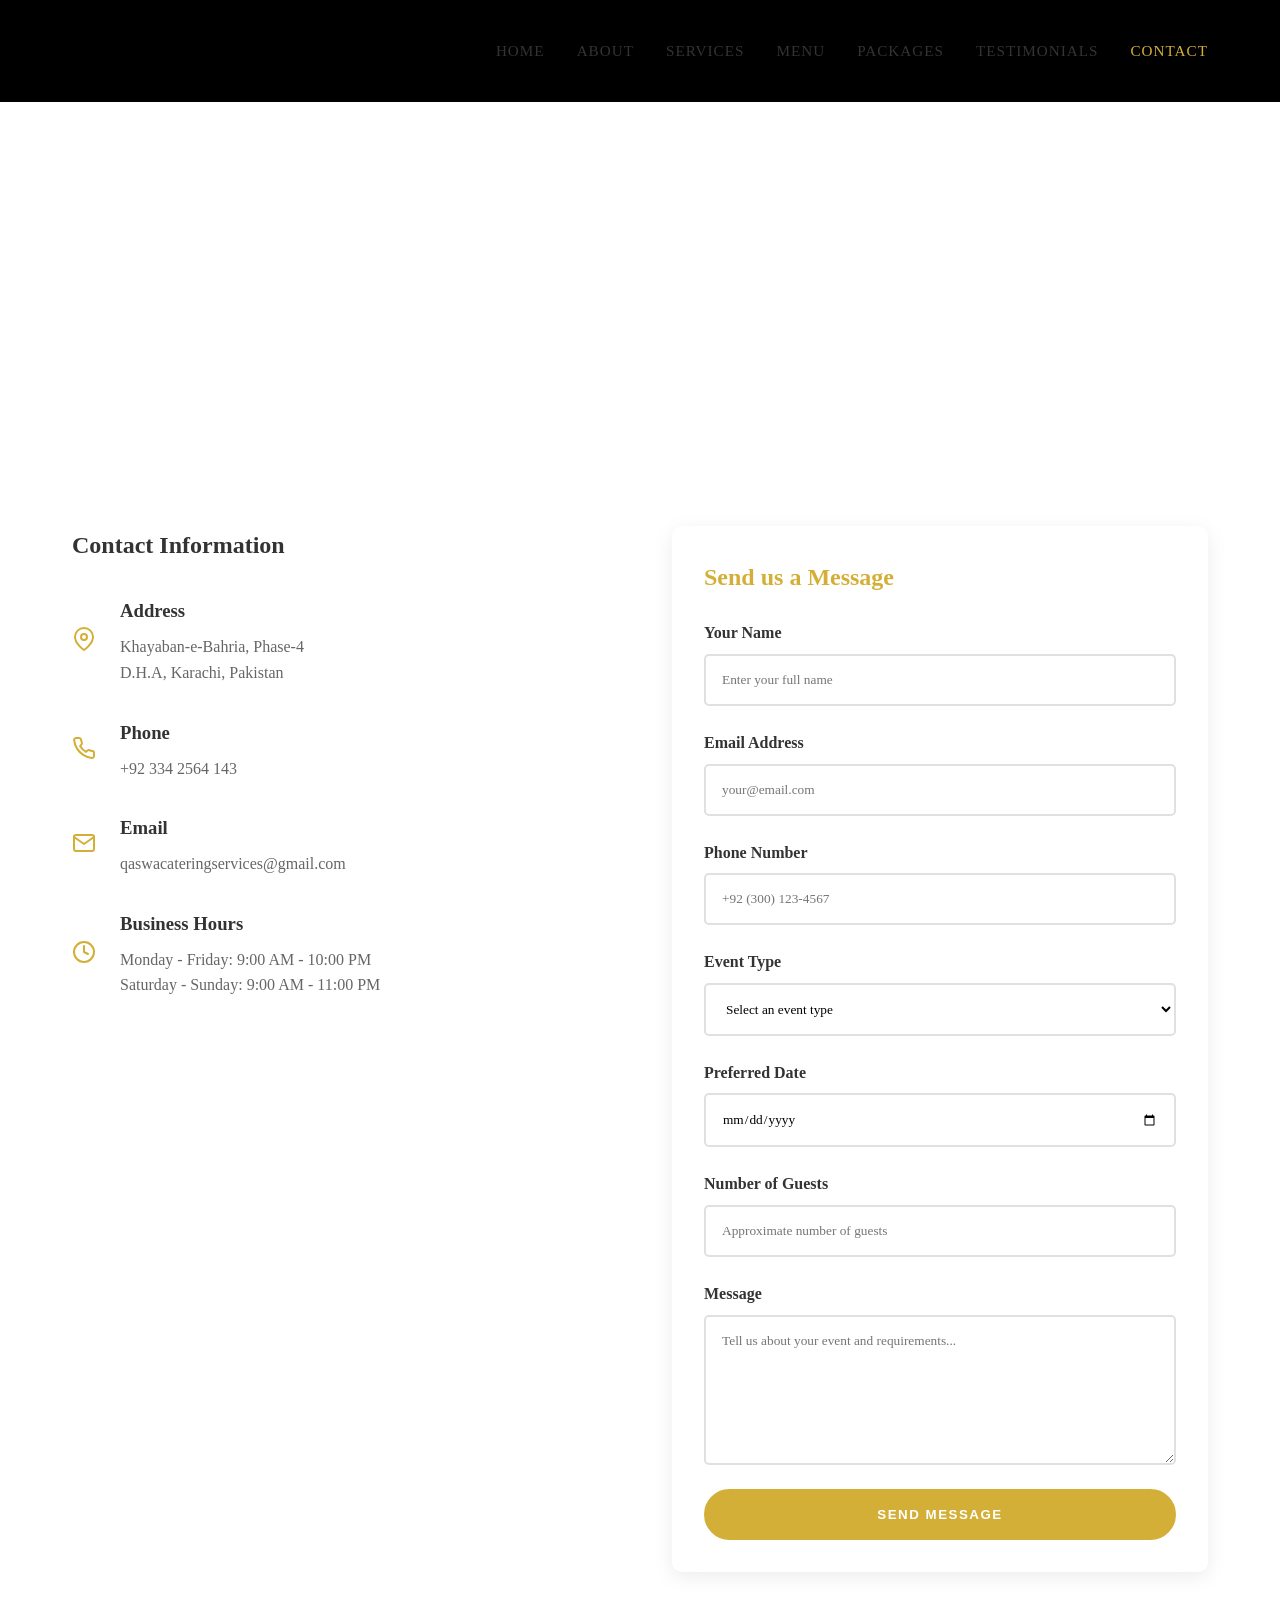
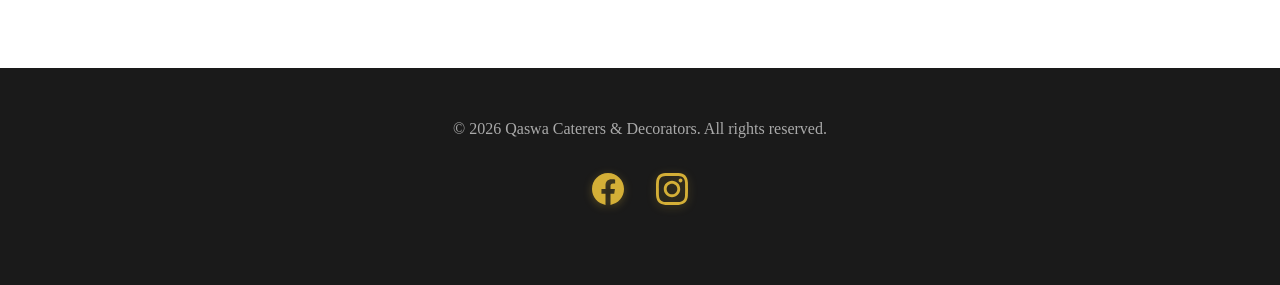
<file: contact.html>
<!DOCTYPE html>
<html lang="en">
<head>
    <meta charset="UTF-8">
    <meta name="viewport" content="width=device-width, initial-scale=1.0">
    <title>Contact Us - Qaswa Caterers & Decorators</title>
    <link rel="stylesheet" href="style.css">
    <script src="script.js" defer></script>
    <style>
        .message-box {
            padding: 15px 20px;
            margin: 20px auto;
            border-radius: 5px;
            font-size: 16px;
            display: none;
            max-width: 600px;
            text-align: center;
        }
        .message-box.success {
            background-color: #d4edda;
            color: #155724;
            border: 1px solid #c3e6cb;
        }
        .message-box.error {
            background-color: #f8d7da;
            color: #721c24;
            border: 1px solid #f5c6cb;
        }
        .message-box.show {
            display: block;
        }
    </style>
    <script>
        // Check URL parameters for status messages
        window.addEventListener('DOMContentLoaded', function() {
            const urlParams = new URLSearchParams(window.location.search);
            const status = urlParams.get('status');
            const message = urlParams.get('message');
            
            if (status) {
                const messageBox = document.createElement('div');
                messageBox.className = 'message-box';
                
                if (status === 'success') {
                    messageBox.classList.add('success', 'show');
                    messageBox.innerHTML = '✓ Thank you! Your message has been sent successfully. We will get back to you soon.';
                } else if (status === 'error') {
                    messageBox.classList.add('error', 'show');
                    messageBox.innerHTML = '✗ Sorry, there was an error sending your message. Please try again or contact us directly.';
                } else if (status === 'validation') {
                    messageBox.classList.add('error', 'show');
                    messageBox.innerHTML = '✗ ' + (message || 'Please fill in all required fields correctly.');
                }
                
                const contactSection = document.getElementById('contact');
                contactSection.insertBefore(messageBox, contactSection.firstChild);
                
                // Scroll to message
                messageBox.scrollIntoView({ behavior: 'smooth', block: 'center' });
                
                // Auto-hide after 8 seconds
                setTimeout(function() {
                    messageBox.classList.remove('show');
                }, 8000);
            }
        });
    </script>
</head>
<body>
    <!-- Navigation Header -->
    <header>
        <nav>
        <div class="logo" style="font-weight: 300;"></div>
            <ul class="nav-links" id="navLinks">
                <li class="nav-item"><a href="index.html" class="nav-link">Home</a></li>
                <li class="nav-item"><a href="about.html" class="nav-link">About</a></li>
                <li class="nav-item"><a href="services.html" class="nav-link">Services</a></li>
                <li class="nav-item"><a href="menus.html" class="nav-link">Menu</a></li>
                <li class="nav-item"><a href="packages.html" class="nav-link">Packages</a></li>
                <li class="nav-item"><a href="testimonials.html" class="nav-link">Testimonials</a></li>
                <li class="nav-item"><a href="contact.html" class="nav-link active">Contact</a></li>
            </ul>
            <div class="menu-toggle" id="menuToggle">
                <span></span>
                <span></span>
                <span></span>
            </div>
        </nav>
    </header>

    <!-- Page Header -->
        <section class="page-header" style="background-image: url('https://media.istockphoto.com/id/2208723083/photo/wedding-reception-outdoors-with-candles-and-flowers.jpg?s=2048x2048&w=is&k=20&c=4Q5UytqPQYyWkkroWeSUoJcn3T4hqjZctMo1aUQCoKQ=');">
        <h1>Contact us</h1>
        <p>Get In Touch With Our Team</p>
    </section>


    <!-- ===== CONTACT SECTION ===== -->
    <section class="page-section" id="contact">
        <div class="contact-grid">
            <!-- Contact Information -->
            <div class="contact-info">
                <h2>Contact Information</h2>
                
                <div class="contact-item">
                    <div class="contact-item-icon" style="color: #d4af37;">
                        <svg xmlns="http://www.w3.org/2000/svg" width="24" height="24" viewBox="0 0 24 24" fill="none" stroke="currentColor" stroke-width="2" stroke-linecap="round" stroke-linejoin="round">
                            <path d="M21 10c0 7-9 13-9 13s-9-6-9-13a9 9 0 0 1 18 0z"></path>
                            <circle cx="12" cy="10" r="3"></circle>
                        </svg>
                    </div>
                    <div>
                        <h3>Address</h3>
                        <p>
                            Khayaban-e-Bahria, Phase-4<br>D.H.A, Karachi, Pakistan
                        </p>
                    </div>
                </div>

                <div class="contact-item">
                    <div class="contact-item-icon" style="color: #d4af37;">
                        <svg xmlns="http://www.w3.org/2000/svg" width="24" height="24" viewBox="0 0 24 24" fill="none" stroke="currentColor" stroke-width="2" stroke-linecap="round" stroke-linejoin="round">
                            <path d="M22 16.92v3a2 2 0 0 1-2.18 2 19.79 19.79 0 0 1-8.63-3.07 19.5 19.5 0 0 1-6-6 19.79 19.79 0 0 1-3.07-8.67A2 2 0 0 1 4.11 2h3a2 2 0 0 1 2 1.72 12.84 12.84 0 0 0 .7 2.81 2 2 0 0 1-.45 2.11L8.09 9.91a16 16 0 0 0 6 6l1.27-1.27a2 2 0 0 1 2.11-.45 12.84 12.84 0 0 0 2.81.7A2 2 0 0 1 22 16.92z"></path>
                        </svg>
                    </div>
                    <div>
                        <h3>Phone</h3>
                        <p>
                            <a href="tel:+923342564143">+92 334 2564 143</a>
                        </p>
                    </div>
                </div>

                <div class="contact-item">
                    <div class="contact-item-icon" style="color: #d4af37;">
                        <svg xmlns="http://www.w3.org/2000/svg" width="24" height="24" viewBox="0 0 24 24" fill="none" stroke="currentColor" stroke-width="2" stroke-linecap="round" stroke-linejoin="round">
                            <path d="M4 4h16c1.1 0 2 .9 2 2v12c0 1.1-.9 2-2 2H4c-1.1 0-2-.9-2-2V6c0-1.1.9-2 2-2z"></path>
                            <polyline points="22,6 12,13 2,6"></polyline>
                        </svg>
                    </div>
                    <div>
                        <h3>Email</h3>
                        <p>
                            <a href="mailto:qaswacateringservices@gmail.com">qaswacateringservices@gmail.com</a>
                        </p>
                    </div>
                </div>

                <div class="contact-item">
                    <div class="contact-item-icon" style="color: #d4af37;">
                        <svg xmlns="http://www.w3.org/2000/svg" width="24" height="24" viewBox="0 0 24 24" fill="none" stroke="currentColor" stroke-width="2" stroke-linecap="round" stroke-linejoin="round">
                            <circle cx="12" cy="12" r="10"></circle>
                            <polyline points="12 6 12 12 16 14"></polyline>
                        </svg>
                    </div>
                    <div>
                        <h3>Business Hours</h3>
                        <p>
                            Monday - Friday: 9:00 AM - 10:00 PM<br>
                            Saturday - Sunday: 9:00 AM - 11:00 PM
                        </p>
                    </div>
                </div>

            </div>
            <!-- End of Contact Information -->


            <!-- Contact Form -->
            <div class="contact-form-wrapper">
                <h2>Send us a Message</h2>
                <form class="contact-form" method="POST" action="contact.php">
                    <div class="form-group">
                        <label for="name">Your Name</label>
                        <input type="text" id="name" name="name" required placeholder="Enter your full name">
                    </div>

                    <div class="form-group">
                        <label for="email">Email Address</label>
                        <input type="email" id="email" name="email" required placeholder="your@email.com">
                    </div>

                    <div class="form-group">
                        <label for="phone">Phone Number</label>
                        <input type="tel" id="phone" name="phone" placeholder="+92 (300) 123-4567">
                    </div>

                    <div class="form-group">
                        <label for="event-type">Event Type</label>
                        <select id="event-type" name="event-type" required>
                            <option value="">Select an event type</option>
                            <option value="mehndi">Mehndi</option>
                            <option value="mayoun">Mayoun</option>
                            <option value="dholki">Dholki</option>
                            <option value="birthday">Birthday</option>
                            <option value="baraat">Baraat</option>
                            <option value="corporate">Corporate Event</option>
                            <option value="dropoff">Drop-off Event</option>
                            <option value="social">Social Event</option>
                        </select>
                    </div>

                    <div class="form-group">
                        <label for="date">Preferred Date</label>
                        <input type="date" id="date" name="date">
                    </div>

                    <div class="form-group">
                        <label for="guests">Number of Guests</label>
                        <input type="number" id="guests" name="guests" placeholder="Approximate number of guests">
                    </div>

                    <div class="form-group">
                        <label for="message">Message</label>
                        <textarea id="message" name="message" required placeholder="Tell us about your event and requirements..."></textarea>
                    </div>

                    <button type="submit" class="btn">Send Message</button>
                </form>
            </div>
            <!-- End of Contact Form -->
        </div>
        <!-- End of contact-grid -->
    </section>

    <!-- Footer -->
    <footer>
        <div class="footer-content">
            <div class="logo">Qaswa Caterers & Decorators</div>
            <p>&copy; 2026 Qaswa Caterers & Decorators. All rights reserved.</p>
            <div class="social-links">
                <a href="https://www.facebook.com/qaswacaterers" target="_blank" aria-label="Facebook">
                    <svg xmlns="http://www.w3.org/2000/svg" width="32" height="32" viewBox="0 0 24 24" fill="#d4af37">
                        <path d="M24 12.073c0-6.627-5.373-12-12-12s-12 5.373-12 12c0 5.99 4.388 10.954 10.125 11.854v-8.385H7.078v-3.47h3.047V9.43c0-3.007 1.792-4.669 4.533-4.669 1.312 0 2.686.235 2.686.235v2.953H15.83c-1.491 0-1.956.925-1.956 1.874v2.25h3.328l-.532 3.47h-2.796v8.385C19.612 23.027 24 18.062 24 12.073z"/>
                    </svg>
                </a>
                <a href="https://www.instagram.com/qaswa_caterers_?igsh=NXpycWFvdTNrM204" target="_blank" aria-label="Instagram">
                    <svg xmlns="http://www.w3.org/2000/svg" width="32" height="32" viewBox="0 0 24 24" fill="#d4af37">
                        <path d="M12 2.163c3.204 0 3.584.012 4.85.07 3.252.148 4.771 1.691 4.919 4.919.058 1.265.069 1.645.069 4.849 0 3.205-.012 3.584-.069 4.849-.149 3.225-1.664 4.771-4.919 4.919-1.266.058-1.644.07-4.85.07-3.204 0-3.584-.012-4.849-.07-3.26-.149-4.771-1.699-4.919-4.92-.058-1.265-.07-1.644-.07-4.849 0-3.204.013-3.583.07-4.849.149-3.227 1.664-4.771 4.919-4.919 1.266-.057 1.645-.069 4.849-.069zm0-2.163c-3.259 0-3.667.014-4.947.072-4.358.2-6.78 2.618-6.98 6.98-.059 1.281-.073 1.689-.073 4.948 0 3.259.014 3.668.072 4.948.2 4.358 2.618 6.78 6.98 6.98 1.281.058 1.689.072 4.948.072 3.259 0 3.668-.014 4.948-.072 4.354-.2 6.782-2.618 6.979-6.98.059-1.28.073-1.689.073-4.948 0-3.259-.014-3.667-.072-4.947-.196-4.354-2.617-6.78-6.979-6.98-1.281-.059-1.69-.073-4.949-.073zm0 5.838c-3.403 0-6.162 2.759-6.162 6.162s2.759 6.163 6.162 6.163 6.162-2.759 6.162-6.163c0-3.403-2.759-6.162-6.162-6.162zm0 10.162c-2.209 0-4-1.79-4-4 0-2.209 1.791-4 4-4s4 1.791 4 4c0 2.21-1.791 4-4 4zm6.406-11.845c-.796 0-1.441.645-1.441 1.44s.645 1.44 1.441 1.44c.795 0 1.439-.645 1.439-1.44s-.644-1.44-1.439-1.44z"/>
                    </svg>
                </a>
            </div>
        </div>
    </footer>
</body>
</html>
</file>
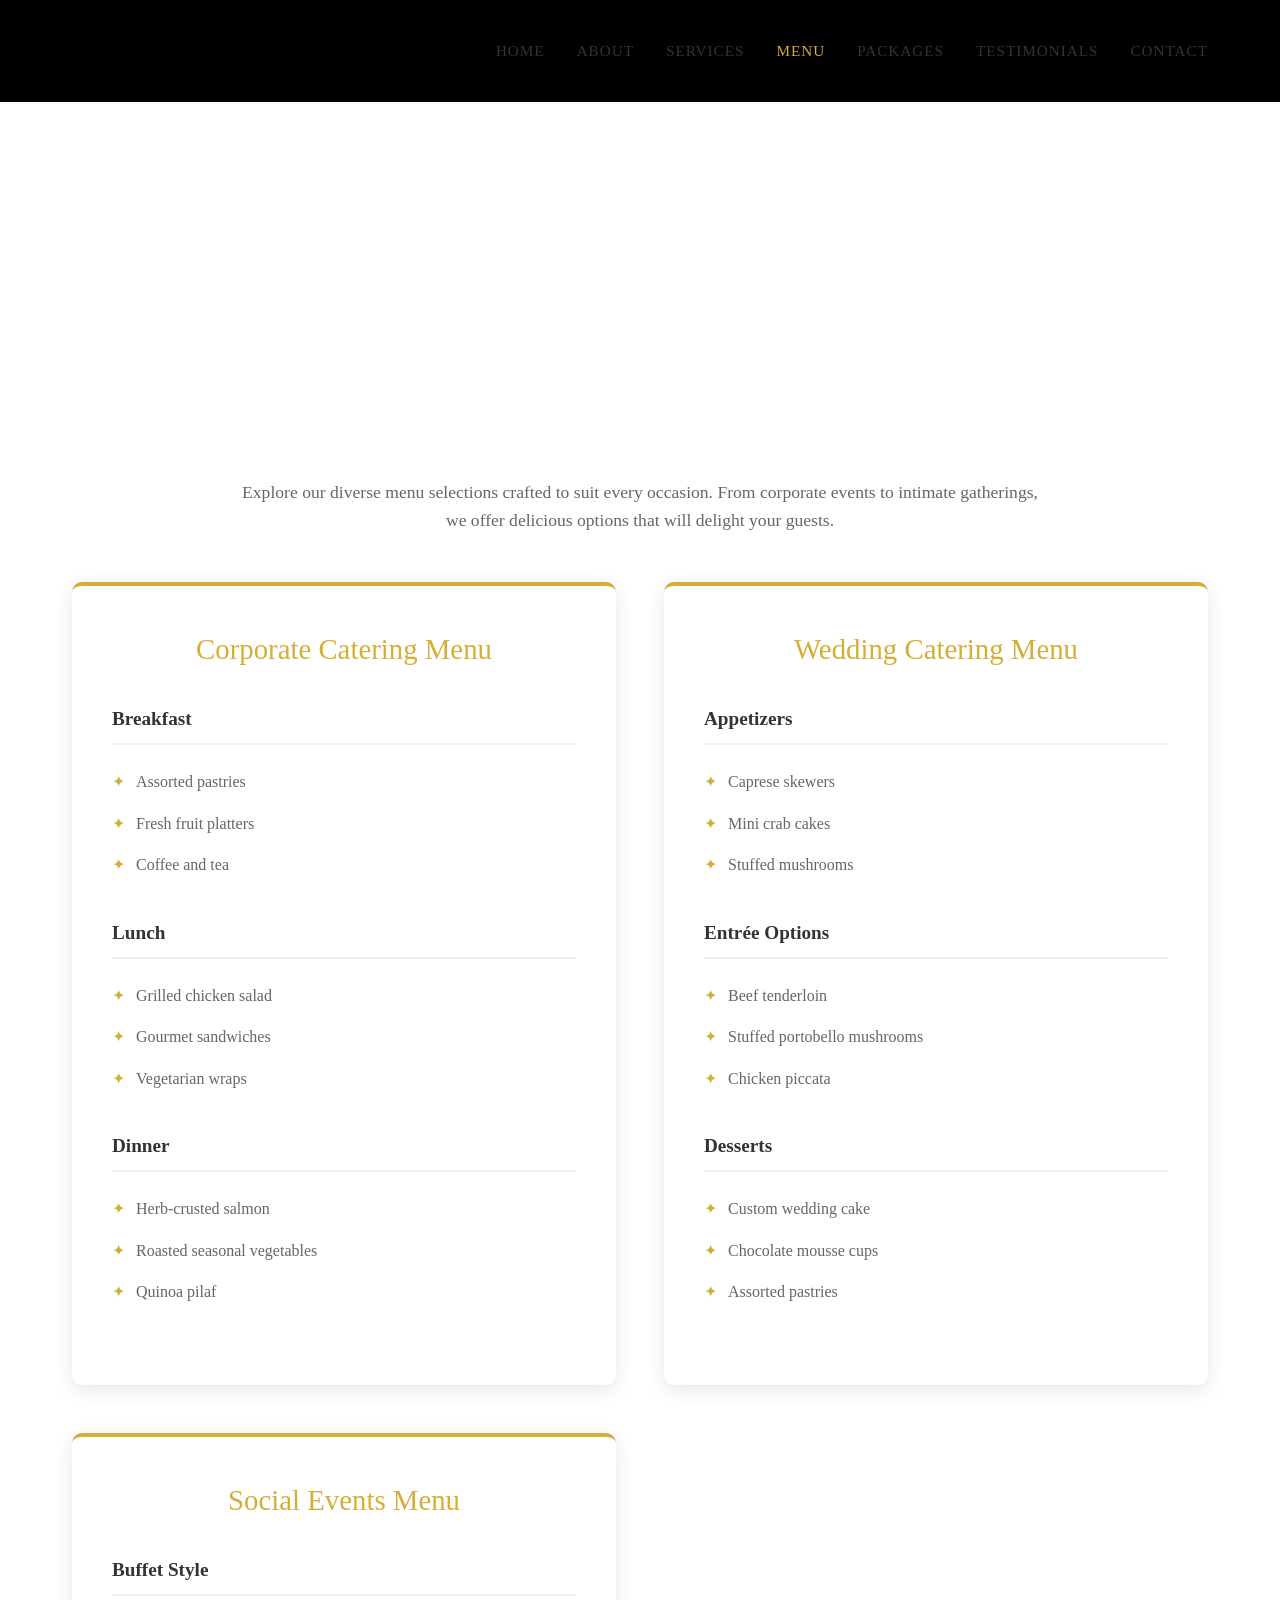
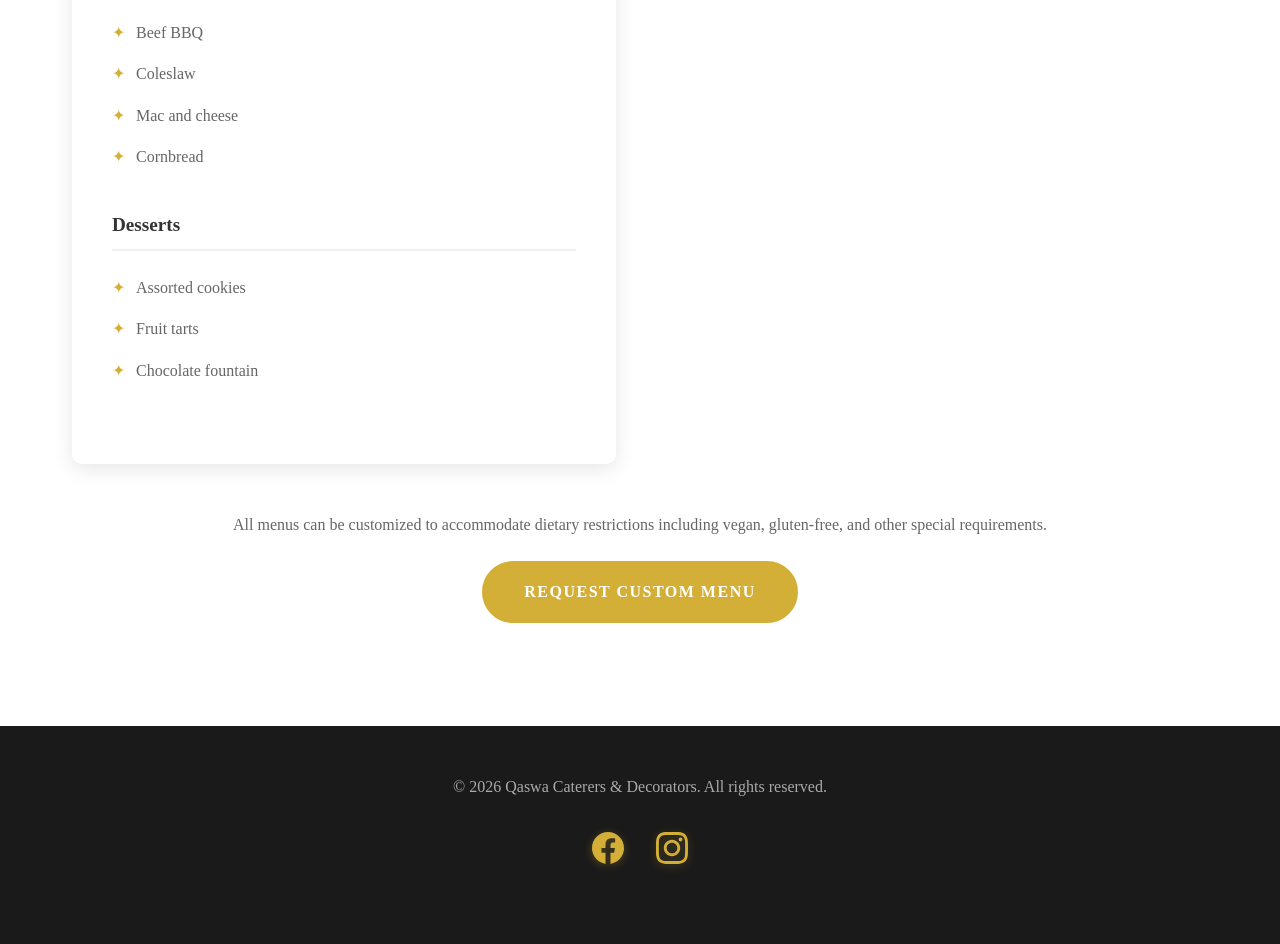
<file: menus.html>
<!DOCTYPE html>
<html lang="en">

<head>
    <meta charset="UTF-8">
    <meta name="viewport" content="width=device-width, initial-scale=1.0">
    <title>Menu - Qaswa Caterers & Decorators</title>
    <link rel="stylesheet" href="style.css">
    <script src="script.js" defer></script>
</head>

<body>
    <!-- Navigation Header -->
    <header>
        <nav>
            <div class="logo" style="font-weight: 300;"></div>
            <ul class="nav-links" id="navLinks">
                <li class="nav-item"><a href="index.html" class="nav-link">Home</a></li>
                <li class="nav-item"><a href="about.html" class="nav-link">About</a></li>
                <li class="nav-item"><a href="services.html" class="nav-link">Services</a></li>
            <li class="nav-item"><a href="menus.html" class="nav-link active">Menu</a></li>
                <li class="nav-item"><a href="packages.html" class="nav-link">Packages</a></li>
                <li class="nav-item"><a href="testimonials.html" class="nav-link">Testimonials</a></li>
                <li class="nav-item"><a href="contact.html" class="nav-link">Contact</a></li>
            </ul>
            <div class="menu-toggle" id="menuToggle">
                <span></span>
                <span></span>
                <span></span>
            </div>
        </nav>
    </header>

    <!-- Page Header -->
    <section class="page-header"
        style="background-image: url('https://media.istockphoto.com/id/2208723083/photo/wedding-reception-outdoors-with-candles-and-flowers.jpg?s=2048x2048&w=is&k=20&c=4Q5UytqPQYyWkkroWeSUoJcn3T4hqjZctMo1aUQCoKQ=');">
        <h1>Sample Menus</h1>
        <p>Explore Our Diverse Culinary Offerings</p>
    </section>


    <!-- ===== MENUS SECTION ===== -->
    <section class="page-section" id="menus">
        <p style="text-align: center; max-width: 800px; margin: 0 auto 3rem; color: #666; font-size: 1.1rem;">
            Explore our diverse menu selections crafted to suit every occasion. From corporate events to intimate
            gatherings, we offer delicious options that will delight your guests.
        </p>
        <div class="menus-container">
            <div class="menu-category">
                <h3> Corporate Catering Menu</h3>
                <div class="menu-section">
                    <h4>Breakfast</h4>
                    <ul>
                        <li>Assorted pastries</li>
                        <li>Fresh fruit platters</li>
                        <li>Coffee and tea</li>
                    </ul>
                </div>
                <div class="menu-section">
                    <h4>Lunch</h4>
                    <ul>
                        <li>Grilled chicken salad</li>
                        <li>Gourmet sandwiches</li>
                        <li>Vegetarian wraps</li>
                    </ul>
                </div>
                <div class="menu-section">
                    <h4>Dinner</h4>
                    <ul>
                        <li>Herb-crusted salmon</li>
                        <li>Roasted seasonal vegetables</li>
                        <li>Quinoa pilaf</li>
                    </ul>
                </div>
            </div>

            <div class="menu-category">
                <h3> Wedding Catering Menu</h3>
                <div class="menu-section">
                    <h4>Appetizers</h4>
                    <ul>
                        <li>Caprese skewers</li>
                        <li>Mini crab cakes</li>
                        <li>Stuffed mushrooms</li>
                    </ul>
                </div>
                <div class="menu-section">
                    <h4>Entrée Options</h4>
                    <ul>
                        <li>Beef tenderloin</li>
                        <li>Stuffed portobello mushrooms</li>
                        <li>Chicken piccata</li>
                    </ul>
                </div>
                <div class="menu-section">
                    <h4>Desserts</h4>
                    <ul>
                        <li>Custom wedding cake</li>
                        <li>Chocolate mousse cups</li>
                        <li>Assorted pastries</li>
                    </ul>
                </div>
            </div>

            <div class="menu-category">
                <h3> Social Events Menu</h3>
                <div class="menu-section">
                    <h4>Buffet Style</h4>
                    <ul>
                        <li>Beef BBQ</li>
                        <li>Coleslaw</li>
                        <li>Mac and cheese</li>
                        <li>Cornbread</li>
                    </ul>
                </div>
                <div class="menu-section">
                    <h4>Desserts</h4>
                    <ul>
                        <li>Assorted cookies</li>
                        <li>Fruit tarts</li>
                        <li>Chocolate fountain</li>
                    </ul>
                </div>
            </div>
        </div>
        <div style="text-align: center; margin-top: 3rem;">
            <p style="color: #666; margin-bottom: 1.5rem;">All menus can be customized to accommodate dietary
                restrictions including vegan, gluten-free, and other special requirements.</p>
            <a href="contact.html" class="btn">Request Custom Menu</a>
        </div>
    </section>

    <!-- Footer --><footer>
        <div class="footer-content">
            <div class="logo">Qaswa Caterers & Decorators</div>
            <p>&copy; 2026 Qaswa Caterers & Decorators. All rights reserved.</p>
<div class="social-links">
<a href="https://www.facebook.com/qaswacaterers">
                <svg xmlns="http://www.w3.org/2000/svg" width="32" height="32" viewBox="0 0 24 24" fill="#d4af37">
                    <path
                        d="M24 12.073c0-6.627-5.373-12-12-12s-12 5.373-12 12c0 5.99 4.388 10.954 10.125 11.854v-8.385H7.078v-3.47h3.047V9.43c0-3.007 1.792-4.669 4.533-4.669 1.312 0 2.686.235 2.686.235v2.953H15.83c-1.491 0-1.956.925-1.956 1.874v2.25h3.328l-.532 3.47h-2.796v8.385C19.612 23.027 24 18.062 24 12.073z" />
                </svg>
            </a>
           <a href="https://www.instagram.com/qaswa_caterers_?igsh=NXpycWFvdTNrM204" target="_blank"
                    aria-label="Instagram">
                    <svg xmlns="http://www.w3.org/2000/svg" width="32" height="32" viewBox="0 0 24 24" fill="#d4af37">
                        <path
                            d="M12 2.163c3.204 0 3.584.012 4.85.07 3.252.148 4.771 1.691 4.919 4.919.058 1.265.069 1.645.069 4.849 0 3.205-.012 3.584-.069 4.849-.149 3.225-1.664 4.771-4.919 4.919-1.266.058-1.644.07-4.85.07-3.204 0-3.584-.012-4.849-.07-3.26-.149-4.771-1.699-4.919-4.92-.058-1.265-.07-1.644-.07-4.849 0-3.204.013-3.583.07-4.849.149-3.227 1.664-4.771 4.919-4.919 1.266-.057 1.645-.069 4.849-.069zm0-2.163c-3.259 0-3.667.014-4.947.072-4.358.2-6.78 2.618-6.98 6.98-.059 1.281-.073 1.689-.073 4.948 0 3.259.014 3.668.072 4.948.2 4.358 2.618 6.78 6.98 6.98 1.281.058 1.689.072 4.948.072 3.259 0 3.668-.014 4.948-.072 4.354-.2 6.782-2.618 6.979-6.98.059-1.28.073-1.689.073-4.948 0-3.259-.014-3.667-.072-4.947-.196-4.354-2.617-6.78-6.979-6.98-1.281-.059-1.69-.073-4.949-.073zm0 5.838c-3.403 0-6.162 2.759-6.162 6.162s2.759 6.163 6.162 6.163 6.162-2.759 6.162-6.163c0-3.403-2.759-6.162-6.162-6.162zm0 10.162c-2.209 0-4-1.79-4-4 0-2.209 1.791-4 4-4s4 1.791 4 4c0 2.21-1.791 4-4 4zm6.406-11.845c-.796 0-1.441.645-1.441 1.44s.645 1.44 1.441 1.44c.795 0 1.439-.645 1.439-1.44s-.644-1.44-1.439-1.44z" />
                    </svg>
</a>
        </div>
        </div>
    </footer>
</body>
</html>
</file>
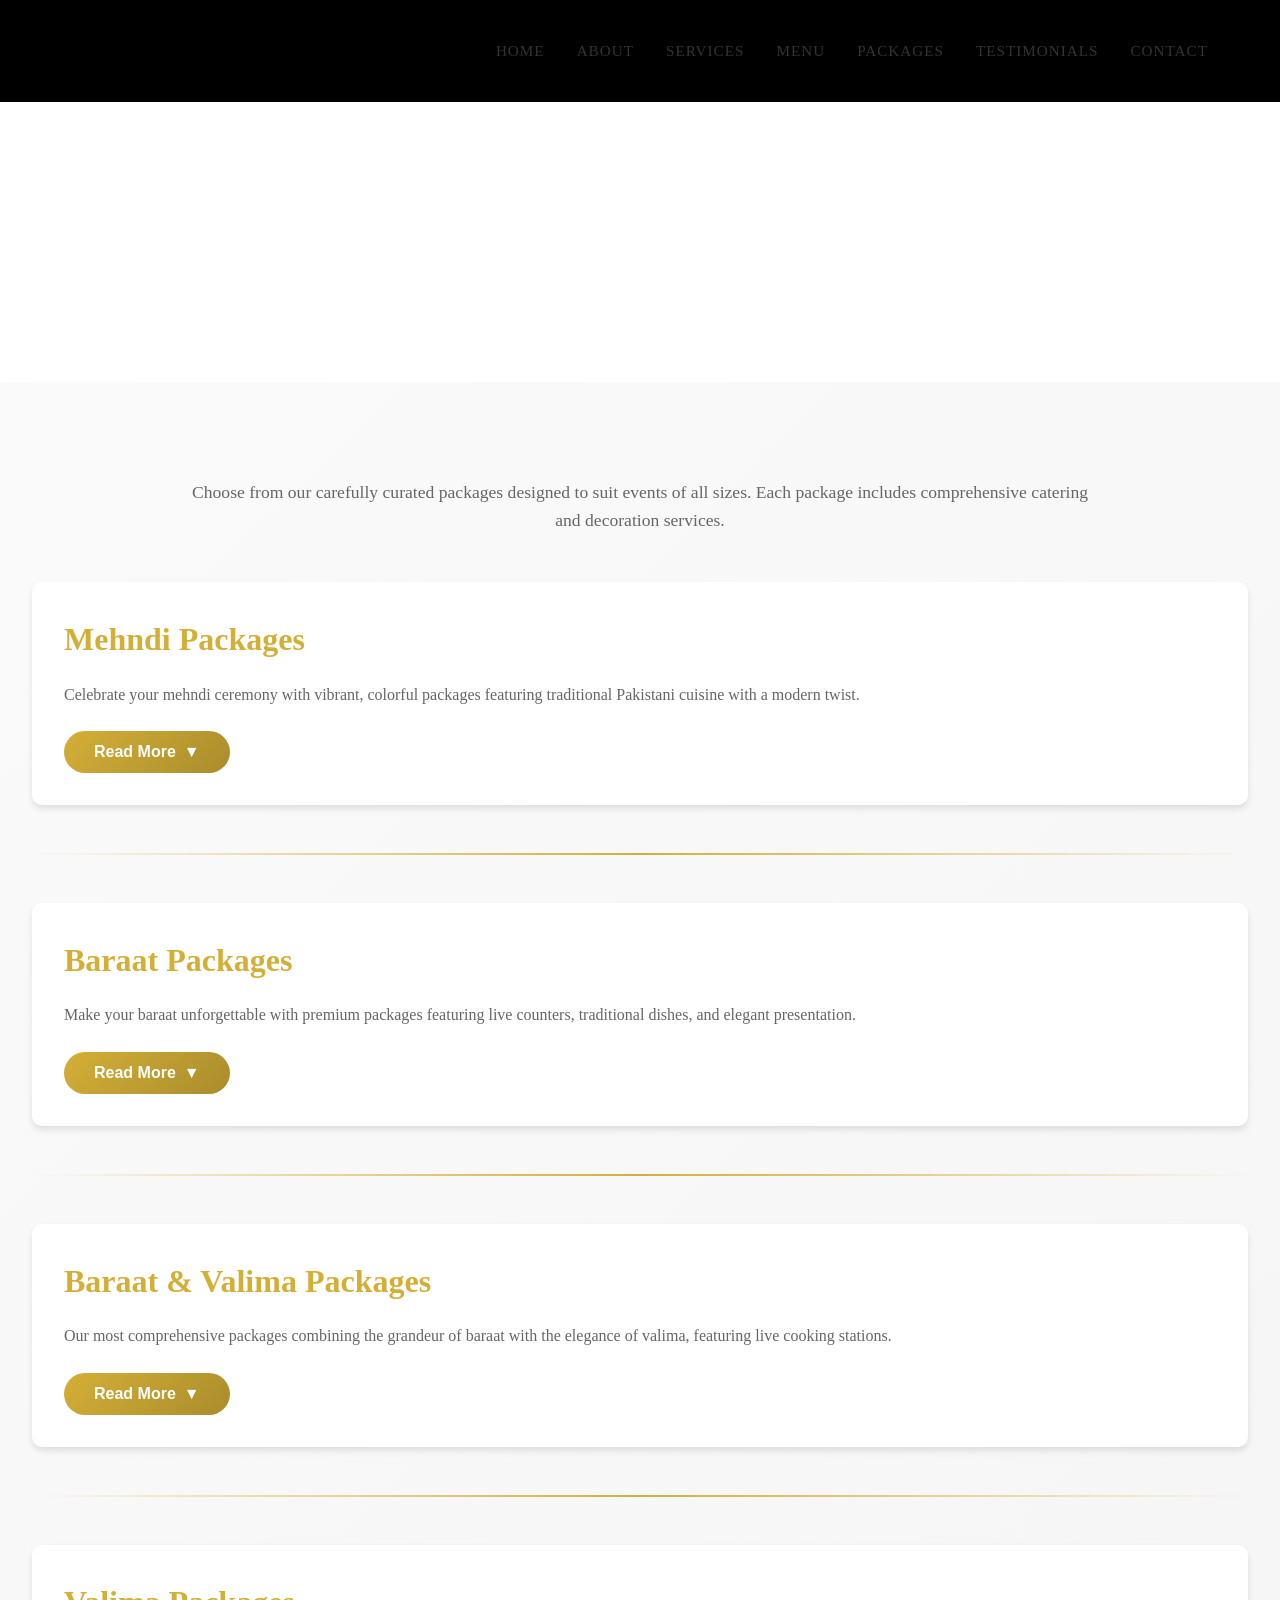
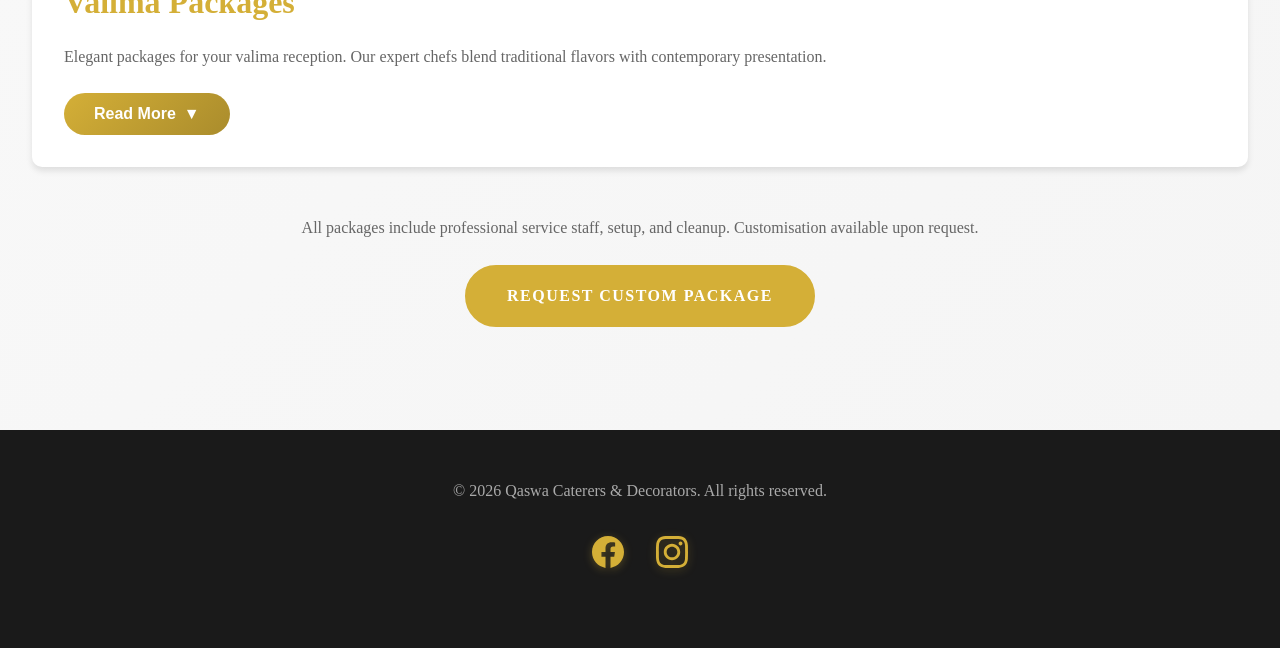
<file: packages (1).html>
<!DOCTYPE html>
<html lang="en">
<head>
    <meta charset="UTF-8">
    <meta name="viewport" content="width=device-width, initial-scale=1.0">
    <title>Packages - Qaswa Caterers & Decorators</title>
    <link rel="stylesheet" href="style.css">
    <script src="script.js" defer></script>
    <style>
        .package-summary {
            background: #fff;
            padding: 2rem;
            border-radius: 10px;
            box-shadow: 0 4px 6px rgba(0,0,0,0.1);
            margin-bottom: 2rem;
            transition: all 0.3s ease;
        }
        .package-summary:hover {
            box-shadow: 0 6px 12px rgba(212,175,55,0.2);
        }
        .package-summary h2 {
            color: #d4af37;
            margin-bottom: 1rem;
            font-size: 2rem;
        }
        .package-summary p {
            color: #666;
            margin-bottom: 1.5rem;
            line-height: 1.6;
        }
        .read-more-btn {
            background: linear-gradient(135deg, #d4af37 0%, #aa8c2c 100%);
            color: white;
            border: none;
            padding: 12px 30px;
            border-radius: 25px;
            font-size: 1rem;
            cursor: pointer;
            transition: all 0.3s ease;
            font-weight: 600;
            display: inline-flex;
            align-items: center;
            gap: 8px;
        }
        .read-more-btn:hover {
            transform: translateY(-2px);
            box-shadow: 0 4px 12px rgba(212,175,55,0.4);
        }
        .read-more-btn.active {
            background: linear-gradient(135deg, #aa8c2c 0%, #d4af37 100%);
        }
        .arrow {
            transition: transform 0.3s ease;
            display: inline-block;
        }
        .arrow.rotate {
            transform: rotate(180deg);
        }
        .package-details {
            display: none;
            margin-top: 2rem;
            animation: slideDown 0.4s ease;
        }
        .package-details.show {
            display: block;
        }
        @keyframes slideDown {
            from { opacity: 0; transform: translateY(-20px); }
            to   { opacity: 1; transform: translateY(0); }
        }
        .package-variations {
            display: grid;
            gap: 2rem;
            margin-top: 2rem;
        }
        .package-variation {
            background: #f9f9f9;
            border-radius: 10px;
            overflow: hidden;
            box-shadow: 0 2px 8px rgba(0,0,0,0.1);
            transition: transform 0.3s ease;
        }
        .package-variation:hover {
            transform: translateY(-5px);
            box-shadow: 0 4px 16px rgba(212,175,55,0.2);
        }
        .package-variation-content {
            padding: 1.5rem;
        }
        .package-variation h3 {
            color: #d4af37;
            margin-bottom: 1rem;
            font-size: 1.5rem;
        }
        .divider {
            height: 2px;
            background: linear-gradient(90deg, transparent, #d4af37, transparent);
            margin: 3rem 0;
        }
    </style>
</head>
<body>

    <!-- Navigation Header -->
    <header>
        <nav>
            <div class="logo" style="font-weight:300;"></div>
            <ul class="nav-links" id="navLinks">
                <li class="nav-item"><a href="index.html"        class="nav-link">Home</a></li>
                <li class="nav-item"><a href="about.html"        class="nav-link">About</a></li>
                <li class="nav-item"><a href="services.html"     class="nav-link">Services</a></li>
                <li class="nav-item"><a href="menus.html"        class="nav-link">Menu</a></li>
                <li class="nav-item"><a href="packages.html"     class="nav-link active">Packages</a></li>
                <li class="nav-item"><a href="testimonials.html" class="nav-link">Testimonials</a></li>
                <li class="nav-item"><a href="contact.html"      class="nav-link">Contact</a></li>
            </ul>
            <div class="menu-toggle" id="menuToggle">
                <span></span><span></span><span></span>
            </div>
        </nav>
    </header>

    <!-- Page Header -->
    <section class="page-header" style="background-image:url('https://media.istockphoto.com/id/2208723083/photo/wedding-reception-outdoors-with-candles-and-flowers.jpg?s=2048x2048&w=is&k=20&c=4Q5UytqPQYyWkkroWeSUoJcn3T4hqjZctMo1aUQCoKQ=');">
        <h1>Our Packages</h1>
        <p>Discover our curated packages for all your special occasions</p>
    </section>

    <!-- PACKAGES SECTION -->
    <section class="page-section" id="packages">

        <p style="text-align:center;max-width:900px;margin:0 auto 3rem;color:#666;font-size:1.1rem;">
            Choose from our carefully curated packages designed to suit events of all sizes.
            Each package includes comprehensive catering and decoration services.
        </p>


        <div class="package-summary">
            <h2>Mehndi Packages</h2>
            <p>Celebrate your mehndi ceremony with vibrant, colorful packages featuring traditional Pakistani cuisine with a modern twist.</p>
            <button class="read-more-btn" onclick="togglePackage('mehndi', event)">
                Read More <span class="arrow" id="mehndi-arrow">&#9660;</span>
            </button>
            <div class="package-details" id="mehndi-details">
                <div class="package-variations">
                    
                    <div class="package-variation">
                        <div class="package-variation-content">
                            <h3>Mehndi Package 1</h3>
                            <ul style="list-style:none;padding:0;">
                                <li style="padding:.5rem 0;border-bottom:1px solid #eee;"><strong>Beef Pulao</strong></li>
<li style="padding:.5rem 0;border-bottom:1px solid #eee;"><strong>Turkish Kabab</strong></li>
<li style="padding:.5rem 0;border-bottom:1px solid #eee;"><strong>Paratha</strong></li>
<li style="padding:.5rem 0;border-bottom:1px solid #eee;"><strong>Kachori/Tarkari</strong></li>
<li style="padding:.5rem 0;border-bottom:1px solid #eee;"><strong>Salad Bar</strong></li>
<li style="padding:.5rem 0;border-bottom:1px solid #eee;"><strong>Raita</strong></li>
<li style="padding:.5rem 0;"><strong>Gulab Jamun / Sooji Ka Halwa</strong></li>

                            </ul>
                            <a href="contact.html" class="btn" style="margin-top:1.5rem;display:inline-block;">Book This Package</a>
                        </div>
                    </div>
                    <div class="package-variation">
                        <div class="package-variation-content">
                            <h3>Mehndi Package 2</h3>
                            <ul style="list-style:none;padding:0;">
                                <li style="padding:.5rem 0;border-bottom:1px solid #eee;"><strong>Turkish Kabab</strong></li>
<li style="padding:.5rem 0;border-bottom:1px solid #eee;"><strong>Paratha</strong></li>
<li style="padding:.5rem 0;border-bottom:1px solid #eee;"><strong>Kachori/Tarkari</strong></li>
<li style="padding:.5rem 0;border-bottom:1px solid #eee;"><strong>Salad Bar</strong></li>
<li style="padding:.5rem 0;border-bottom:1px solid #eee;"><strong>Raita</strong></li>
<li style="padding:.5rem 0;"><strong>Gulab Jamun</strong></li>

                            </ul>
                            <a href="contact.html" class="btn" style="margin-top:1.5rem;display:inline-block;">Book This Package</a>
                        </div>
                    </div>
                    <div class="package-variation">
                        <div class="package-variation-content">
                            <h3>Mehndi Package 3</h3>
                            <ul style="list-style:none;padding:0;">
                                <li style="padding:.5rem 0;border-bottom:1px solid #eee;"><strong>Bun Kabab</strong></li>
<li style="padding:.5rem 0;border-bottom:1px solid #eee;"><strong>Chana Chaat</strong></li>
<li style="padding:.5rem 0;border-bottom:1px solid #eee;"><strong>Dahi Ballay</strong></li>
<li style="padding:.5rem 0;border-bottom:1px solid #eee;"><strong>Pani Puri</strong></li>
<li style="padding:.5rem 0;border-bottom:1px solid #eee;"><strong>Gola Ganda</strong></li>
<li style="padding:.5rem 0;border-bottom:1px solid #eee;"><strong>Turkish Kabab</strong></li>
<li style="padding:.5rem 0;border-bottom:1px solid #eee;"><strong>Paratha</strong></li>
<li style="padding:.5rem 0;border-bottom:1px solid #eee;"><strong>Kachori/Tarkari</strong></li>
<li style="padding:.5rem 0;border-bottom:1px solid #eee;"><strong>Salad Bar</strong></li>
<li style="padding:.5rem 0;border-bottom:1px solid #eee;"><strong>Raita</strong></li>
<li style="padding:.5rem 0;border-bottom:1px solid #eee;"><strong>Gulab Jamun</strong></li>
<li style="padding:.5rem 0;"><strong>Stick Kulfi</strong></li>

                            </ul>
                            <a href="contact.html" class="btn" style="margin-top:1.5rem;display:inline-block;">Book This Package</a>
                        </div>
                    </div>
                </div>
            </div>
        </div>
        <div class="divider"></div>

        <div class="package-summary">
            <h2>Baraat Packages</h2>
            <p>Make your baraat unforgettable with premium packages featuring live counters, traditional dishes, and elegant presentation.</p>
            <button class="read-more-btn" onclick="togglePackage('baraat', event)">
                Read More <span class="arrow" id="baraat-arrow">&#9660;</span>
            </button>
            <div class="package-details" id="baraat-details">
                <div class="package-variations">
                    
                    <div class="package-variation">
                        <div class="package-variation-content">
                            <h3>Baraat Package 1</h3>
                            <ul style="list-style:none;padding:0;">
                                <li style="padding:.5rem 0;border-bottom:1px solid #eee;"><strong>Chicken Biryani</strong></li>
<li style="padding:.5rem 0;border-bottom:1px solid #eee;"><strong>Chicken Karahi (Live)</strong></li>
<li style="padding:.5rem 0;border-bottom:1px solid #eee;"><strong>Chicken Bihari Tikka</strong></li>
<li style="padding:.5rem 0;border-bottom:1px solid #eee;"><strong>Naan & Taftaan</strong></li>
<li style="padding:.5rem 0;border-bottom:1px solid #eee;"><strong>Salad Bar</strong></li>
<li style="padding:.5rem 0;border-bottom:1px solid #eee;"><strong>Raita</strong></li>
<li style="padding:.5rem 0;"><strong>Cherry Crunch / Cream Cocktail</strong></li>

                            </ul>
                            <a href="contact.html" class="btn" style="margin-top:1.5rem;display:inline-block;">Book This Package</a>
                        </div>
                    </div>
                    <div class="package-variation">
                        <div class="package-variation-content">
                            <h3>Baraat Package 2</h3>
                            <ul style="list-style:none;padding:0;">
                                <li style="padding:.5rem 0;border-bottom:1px solid #eee;"><strong>Beef Biryani</strong></li>
<li style="padding:.5rem 0;border-bottom:1px solid #eee;"><strong>Chicken Karahi (Live)</strong></li>
<li style="padding:.5rem 0;border-bottom:1px solid #eee;"><strong>Naan & Taftaan</strong></li>
<li style="padding:.5rem 0;border-bottom:1px solid #eee;"><strong>Salad Bar</strong></li>
<li style="padding:.5rem 0;border-bottom:1px solid #eee;"><strong>Raita</strong></li>
<li style="padding:.5rem 0;"><strong>Doodh Dulari / Lab-e-shireen</strong></li>

                            </ul>
                            <a href="contact.html" class="btn" style="margin-top:1.5rem;display:inline-block;">Book This Package</a>
                        </div>
                    </div>
                </div>
            </div>
        </div>
        <div class="divider"></div>

        <div class="package-summary">
            <h2>Baraat & Valima Packages</h2>
            <p>Our most comprehensive packages combining the grandeur of baraat with the elegance of valima, featuring live cooking stations.</p>
            <button class="read-more-btn" onclick="togglePackage('baraat-and-valima', event)">
                Read More <span class="arrow" id="baraat-and-valima-arrow">&#9660;</span>
            </button>
            <div class="package-details" id="baraat-and-valima-details">
                <div class="package-variations">
                    
                    <div class="package-variation">
                        <div class="package-variation-content">
                            <h3>Baraat & Valima Package 1</h3>
                            <ul style="list-style:none;padding:0;">
                                <li style="padding:.5rem 0;border-bottom:1px solid #eee;"><strong>Beef Biryani</strong></li>
<li style="padding:.5rem 0;border-bottom:1px solid #eee;"><strong>Chicken Makhni Handi (Boneless)</strong></li>
<li style="padding:.5rem 0;border-bottom:1px solid #eee;"><strong>Chicken Bihari Tikka</strong></li>
<li style="padding:.5rem 0;border-bottom:1px solid #eee;"><strong>Mint Roll</strong></li>
<li style="padding:.5rem 0;border-bottom:1px solid #eee;"><strong>Naan & Taftaan</strong></li>
<li style="padding:.5rem 0;border-bottom:1px solid #eee;"><strong>Salad Bar</strong></li>
<li style="padding:.5rem 0;border-bottom:1px solid #eee;"><strong>Raita</strong></li>
<li style="padding:.5rem 0;"><strong>Turkish Delight / Kajoo Cocktail</strong></li>

                            </ul>
                            <a href="contact.html" class="btn" style="margin-top:1.5rem;display:inline-block;">Book This Package</a>
                        </div>
                    </div>
                    <div class="package-variation">
                        <div class="package-variation-content">
                            <h3>Baraat & Valima Package 2</h3>
                            <ul style="list-style:none;padding:0;">
                                <li style="padding:.5rem 0;border-bottom:1px solid #eee;"><strong>Beef Biryani</strong></li>
<li style="padding:.5rem 0;border-bottom:1px solid #eee;"><strong>Chicken Makhni Handi (Boneless)</strong></li>
<li style="padding:.5rem 0;border-bottom:1px solid #eee;"><strong>Chicken Bihari Tikka</strong></li>
<li style="padding:.5rem 0;border-bottom:1px solid #eee;"><strong>Bread Crumb Fish</strong></li>
<li style="padding:.5rem 0;border-bottom:1px solid #eee;"><strong>Naan & Taftaan</strong></li>
<li style="padding:.5rem 0;border-bottom:1px solid #eee;"><strong>Salad Bar</strong></li>
<li style="padding:.5rem 0;border-bottom:1px solid #eee;"><strong>Raita</strong></li>
<li style="padding:.5rem 0;"><strong>Turkish Delight / Kajoo Cocktail</strong></li>

                            </ul>
                            <a href="contact.html" class="btn" style="margin-top:1.5rem;display:inline-block;">Book This Package</a>
                        </div>
                    </div>
                    <div class="package-variation">
                        <div class="package-variation-content">
                            <h3>Baraat & Valima Package 3</h3>
                            <ul style="list-style:none;padding:0;">
                                <li style="padding:.5rem 0;border-bottom:1px solid #eee;"><strong>Welcome Juice</strong></li>
<li style="padding:.5rem 0;border-bottom:1px solid #eee;"><strong>Wonton</strong></li>
<li style="padding:.5rem 0;border-bottom:1px solid #eee;"><strong>Beef Biryani</strong></li>
<li style="padding:.5rem 0;border-bottom:1px solid #eee;"><strong>Chicken White Karahi (Live)</strong></li>
<li style="padding:.5rem 0;border-bottom:1px solid #eee;"><strong>Chicken Chatakh Tikka</strong></li>
<li style="padding:.5rem 0;border-bottom:1px solid #eee;"><strong>Chicken Roulette (Boneless)</strong></li>
<li style="padding:.5rem 0;border-bottom:1px solid #eee;"><strong>Tandoor (Live)</strong></li>
<li style="padding:.5rem 0;border-bottom:1px solid #eee;"><strong>Naan & Taftaan</strong></li>
<li style="padding:.5rem 0;border-bottom:1px solid #eee;"><strong>Salad Bar</strong></li>
<li style="padding:.5rem 0;border-bottom:1px solid #eee;"><strong>Raita</strong></li>
<li style="padding:.5rem 0;"><strong>Turkish Delight / Kajoo Cocktail</strong></li>

                            </ul>
                            <a href="contact.html" class="btn" style="margin-top:1.5rem;display:inline-block;">Book This Package</a>
                        </div>
                    </div>
                </div>
            </div>
        </div>
        <div class="divider"></div>

        <div class="package-summary">
            <h2>Valima Packages</h2>
            <p>Elegant packages for your valima reception. Our expert chefs blend traditional flavors with contemporary presentation.</p>
            <button class="read-more-btn" onclick="togglePackage('valima', event)">
                Read More <span class="arrow" id="valima-arrow">&#9660;</span>
            </button>
            <div class="package-details" id="valima-details">
                <div class="package-variations">
                    
                    <div class="package-variation">
                        <div class="package-variation-content">
                            <h3>Valima Package 1</h3>
                            <ul style="list-style:none;padding:0;">
                                <li style="padding:.5rem 0;border-bottom:1px solid #eee;"><strong>Beef Biryani</strong></li>
<li style="padding:.5rem 0;border-bottom:1px solid #eee;"><strong>Chicken Karahi (Live)</strong></li>
<li style="padding:.5rem 0;border-bottom:1px solid #eee;"><strong>Chicken Bihari Tikka</strong></li>
<li style="padding:.5rem 0;border-bottom:1px solid #eee;"><strong>Chicken Malai Boti (Boneless)</strong></li>
<li style="padding:.5rem 0;border-bottom:1px solid #eee;"><strong>Naan & Taftaan</strong></li>
<li style="padding:.5rem 0;border-bottom:1px solid #eee;"><strong>Salad Bar</strong></li>
<li style="padding:.5rem 0;border-bottom:1px solid #eee;"><strong>Raita</strong></li>
<li style="padding:.5rem 0;"><strong>Cream Cocktail / Rabri Kheer</strong></li>

                            </ul>
                            <a href="contact.html" class="btn" style="margin-top:1.5rem;display:inline-block;">Book This Package</a>
                        </div>
                    </div>
                    <div class="package-variation">
                        <div class="package-variation-content">
                            <h3>Valima Package 2</h3>
                            <ul style="list-style:none;padding:0;">
                                <li style="padding:.5rem 0;border-bottom:1px solid #eee;"><strong>Beef Biryani</strong></li>
<li style="padding:.5rem 0;border-bottom:1px solid #eee;"><strong>Chicken Qorma</strong></li>
<li style="padding:.5rem 0;border-bottom:1px solid #eee;"><strong>Chicken Bihari Tikka</strong></li>
<li style="padding:.5rem 0;border-bottom:1px solid #eee;"><strong>Wonton</strong></li>
<li style="padding:.5rem 0;border-bottom:1px solid #eee;"><strong>Naan & Taftaan</strong></li>
<li style="padding:.5rem 0;border-bottom:1px solid #eee;"><strong>Salad Bar</strong></li>
<li style="padding:.5rem 0;border-bottom:1px solid #eee;"><strong>Raita</strong></li>
<li style="padding:.5rem 0;"><strong>Cream Cocktail</strong></li>

                            </ul>
                            <a href="contact.html" class="btn" style="margin-top:1.5rem;display:inline-block;">Book This Package</a>
                        </div>
                    </div>
                </div>
            </div>
        </div>

        <div style="text-align:center;margin-top:3rem;">
            <p style="color:#666;margin-bottom:1.5rem;">
                All packages include professional service staff, setup, and cleanup.
                Customisation available upon request.
            </p>
            <a href="contact.html" class="btn">Request Custom Package</a>
        </div>
    </section>

    <!-- Footer -->
    <footer>
        <div class="footer-content">
            <div class="logo">Qaswa Caterers &amp; Decorators</div>
            <p>&copy; 2026 Qaswa Caterers &amp; Decorators. All rights reserved.</p>
            <div class="social-links">
                <a href="https://www.facebook.com/qaswacaterers" target="_blank" aria-label="Facebook">
                    <svg xmlns="http://www.w3.org/2000/svg" width="32" height="32" viewBox="0 0 24 24" fill="#d4af37">
                        <path d="M24 12.073c0-6.627-5.373-12-12-12s-12 5.373-12 12c0 5.99 4.388 10.954 10.125 11.854v-8.385H7.078v-3.47h3.047V9.43c0-3.007 1.792-4.669 4.533-4.669 1.312 0 2.686.235 2.686.235v2.953H15.83c-1.491 0-1.956.925-1.956 1.874v2.25h3.328l-.532 3.47h-2.796v8.385C19.612 23.027 24 18.062 24 12.073z"/>
                    </svg>
                </a>
                <a href="https://www.instagram.com/qaswa_caterers_?igsh=NXpycWFvdTNrM204" target="_blank" aria-label="Instagram">
                    <svg xmlns="http://www.w3.org/2000/svg" width="32" height="32" viewBox="0 0 24 24" fill="#d4af37">
                        <path d="M12 2.163c3.204 0 3.584.012 4.85.07 3.252.148 4.771 1.691 4.919 4.919.058 1.265.069 1.645.069 4.849 0 3.205-.012 3.584-.069 4.849-.149 3.225-1.664 4.771-4.919 4.919-1.266.058-1.644.07-4.85.07-3.204 0-3.584-.012-4.849-.07-3.26-.149-4.771-1.699-4.919-4.92-.058-1.265-.07-1.644-.07-4.849 0-3.204.013-3.583.07-4.849.149-3.227 1.664-4.771 4.919-4.919 1.266-.057 1.645-.069 4.849-.069zm0-2.163c-3.259 0-3.667.014-4.947.072-4.358.2-6.78 2.618-6.98 6.98-.059 1.281-.073 1.689-.073 4.948 0 3.259.014 3.668.072 4.948.2 4.358 2.618 6.78 6.98 6.98 1.281.058 1.689.072 4.948.072 3.259 0 3.668-.014 4.948-.072 4.354-.2 6.782-2.618 6.979-6.98.059-1.28.073-1.689.073-4.948 0-3.259-.014-3.667-.072-4.947-.196-4.354-2.617-6.78-6.979-6.98-1.281-.059-1.69-.073-4.949-.073zm0 5.838c-3.403 0-6.162 2.759-6.162 6.162s2.759 6.163 6.162 6.163 6.162-2.759 6.162-6.163c0-3.403-2.759-6.162-6.162-6.162zm0 10.162c-2.209 0-4-1.79-4-4 0-2.209 1.791-4 4-4s4 1.791 4 4c0 2.21-1.791 4-4 4zm6.406-11.845c-.796 0-1.441.645-1.441 1.44s.645 1.44 1.441 1.44c.795 0 1.439-.645 1.439-1.44s-.644-1.44-1.439-1.44z"/>
                    </svg>
                </a>
            </div>
        </div>
    </footer>

    <script>
        function togglePackage(id, event) {
            const details = document.getElementById(id + '-details');
            const btn     = event.target.closest('.read-more-btn');

            if (details.classList.contains('show')) {
                details.classList.remove('show');
                btn.classList.remove('active');
                btn.innerHTML = 'Read More <span class="arrow" id="' + id + '-arrow">&#9660;</span>';
            } else {
                details.classList.add('show');
                btn.classList.add('active');
                btn.innerHTML = 'Show Less <span class="arrow rotate" id="' + id + '-arrow">&#9660;</span>';
                setTimeout(() => details.scrollIntoView({ behavior: 'smooth', block: 'nearest' }), 100);
            }
        }
    </script>

</body>
</html>
</file>
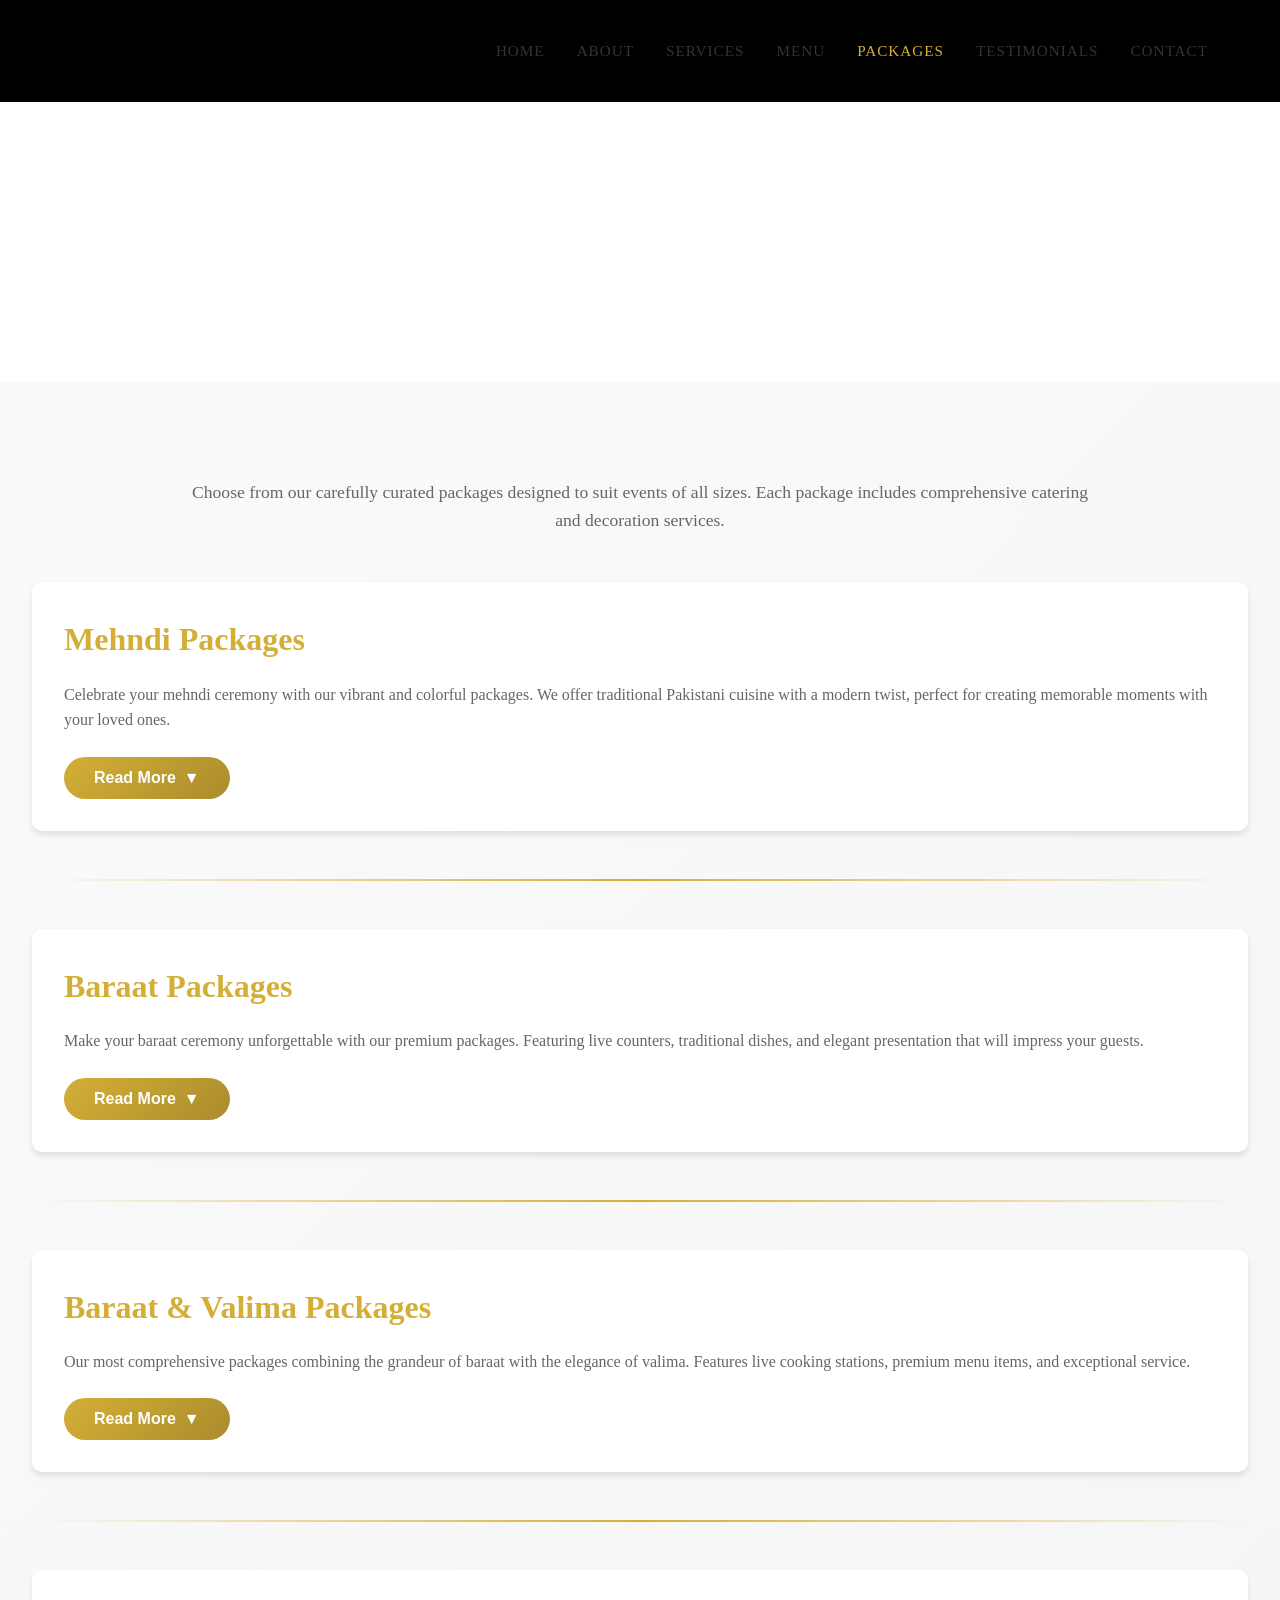
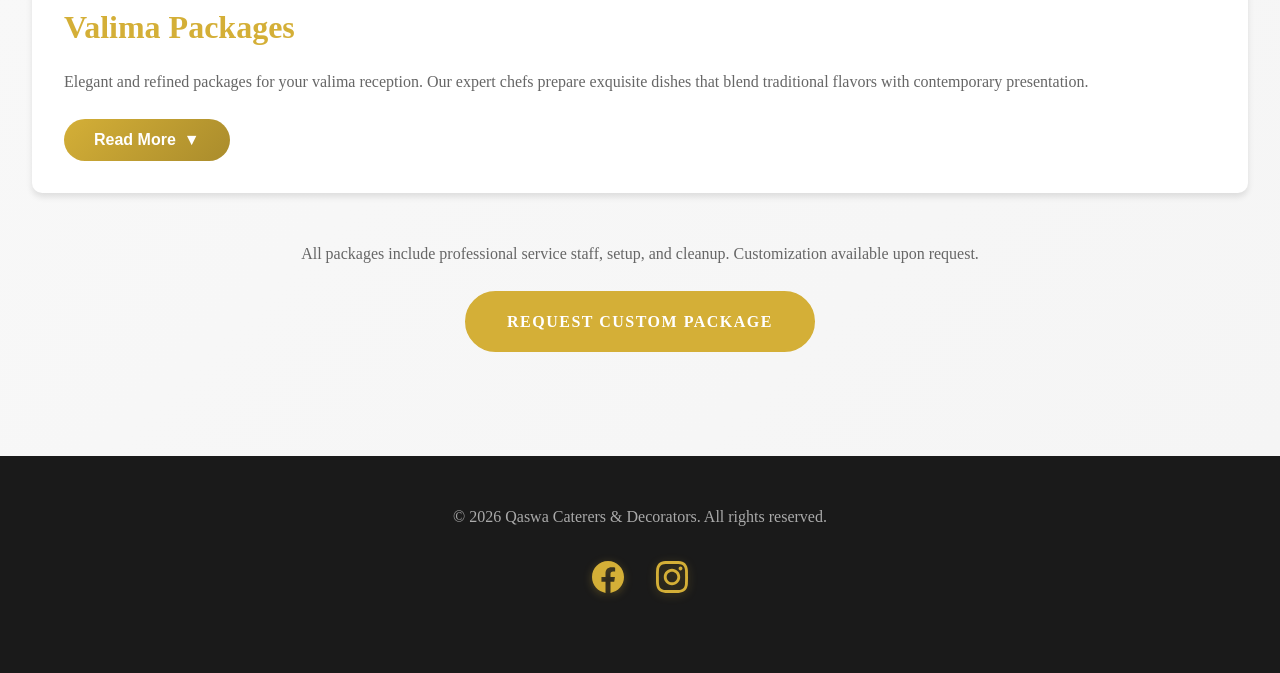
<file: packages.html>
<!DOCTYPE html>
<html lang="en">
<head>
    <meta charset="UTF-8">
    <meta name="viewport" content="width=device-width, initial-scale=1.0">
    <title>Packages - Qaswa Caterers & Decorators</title>
    <link rel="stylesheet" href="style.css">
    <script src="script.js" defer></script>
    <style>
        .package-summary {
            background: #fff;
            padding: 2rem;
            border-radius: 10px;
            box-shadow: 0 4px 6px rgba(0,0,0,0.1);
            margin-bottom: 2rem;
            transition: all 0.3s ease;
        }
        
        .package-summary:hover {
            box-shadow: 0 6px 12px rgba(212, 175, 55, 0.2);
        }
        
        .package-summary h2 {
            color: #d4af37;
            margin-bottom: 1rem;
            font-size: 2rem;
        }
        
        .package-summary p {
            color: #666;
            margin-bottom: 1.5rem;
            line-height: 1.6;
        }
        
        .read-more-btn {
            background: linear-gradient(135deg, #d4af37 0%, #aa8c2c 100%);
            color: white;
            border: none;
            padding: 12px 30px;
            border-radius: 25px;
            font-size: 1rem;
            cursor: pointer;
            transition: all 0.3s ease;
            font-weight: 600;
            display: inline-flex;
            align-items: center;
            gap: 8px;
        }
        
        .read-more-btn:hover {
            transform: translateY(-2px);
            box-shadow: 0 4px 12px rgba(212, 175, 55, 0.4);
        }
        
        .read-more-btn.active {
            background: linear-gradient(135deg, #aa8c2c 0%, #d4af37 100%);
        }
        
        .arrow {
            transition: transform 0.3s ease;
            display: inline-block;
        }
        
        .arrow.rotate {
            transform: rotate(180deg);
        }
        
        .package-details {
            display: none;
            margin-top: 2rem;
            animation: slideDown 0.4s ease;
        }
        
        .package-details.show {
            display: block;
        }
        
        @keyframes slideDown {
            from {
                opacity: 0;
                transform: translateY(-20px);
            }
            to {
                opacity: 1;
                transform: translateY(0);
            }
        }
        
        .package-variations {
            display: grid;
            gap: 2rem;
            margin-top: 2rem;
        }
        
        .package-variation {
            background: #f9f9f9;
            border-radius: 10px;
            overflow: hidden;
            box-shadow: 0 2px 8px rgba(0,0,0,0.1);
            transition: transform 0.3s ease;
        }
        
        .package-variation:hover {
            transform: translateY(-5px);
            box-shadow: 0 4px 16px rgba(212, 175, 55, 0.2);
        }
        
        .package-variation-image {
            width: 100%;
            height: 400px;
            object-fit: cover;
        }
        
        .package-variation-content {
            padding: 1.5rem;
        }
        
        .package-variation h3 {
            color: #d4af37;
            margin-bottom: 1rem;
            font-size: 1.5rem;
        }
        
        .divider {
            height: 2px;
            background: linear-gradient(90deg, transparent, #d4af37, transparent);
            margin: 3rem 0;
        }
    </style>
</head>
<body>
    <!-- Navigation Header -->
    <header>
        <nav>
             <div class="logo" style="font-weight: 300;"></div>
            <ul class="nav-links" id="navLinks">
                <li class="nav-item"><a href="index.html" class="nav-link">Home</a></li>
                <li class="nav-item"><a href="about.html" class="nav-link">About</a></li>
                <li class="nav-item"><a href="services.html" class="nav-link">Services</a></li>
                <li class="nav-item"><a href="menus.html" class="nav-link">Menu</a></li>
                <li class="nav-item"><a href="packages.html" class="nav-link active">Packages</a></li>
                <li class="nav-item"><a href="testimonials.html" class="nav-link">Testimonials</a></li>
                <li class="nav-item"><a href="contact.html" class="nav-link">Contact</a></li>
            </ul>
            <div class="menu-toggle" id="menuToggle">
                <span></span>
                <span></span>
                <span></span>
            </div>
        </nav>
    </header>

    <!-- Page Header -->
       <section class="page-header" style="background-image: url('https://media.istockphoto.com/id/2208723083/photo/wedding-reception-outdoors-with-candles-and-flowers.jpg?s=2048x2048&w=is&k=20&c=4Q5UytqPQYyWkkroWeSUoJcn3T4hqjZctMo1aUQCoKQ=');">
        <h1>Our Packages</h1>
        <p>Discover our curated packages for all your special occasions</p>
    </section>


    <!-- ===== PACKAGES SECTION ===== -->
    <section class="page-section" id="packages">
        <p style="text-align: center; max-width: 900px; margin: 0 auto 3rem; color: #666; font-size: 1.1rem;">
            Choose from our carefully curated packages designed to suit events of all sizes. Each package includes comprehensive catering and decoration services.
        </p>

        <!-- MEHNDI PACKAGES -->
        <div class="package-summary">
            <h2> Mehndi Packages</h2>
            <p>Celebrate your mehndi ceremony with our vibrant and colorful packages. We offer traditional Pakistani cuisine with a modern twist, perfect for creating memorable moments with your loved ones.</p>
            <button class="read-more-btn" onclick="togglePackage('mehndi')">
                Read More <span class="arrow" id="mehndi-arrow">▼</span>
            </button>
            
            <div class="package-details" id="mehndi-details">
                <div class="package-variations">
                    <!-- Mehndi Package 1 -->
                    <div class="package-variation">
                       
                        <div class="package-variation-content">
                            <h3>Mehndi Package 1</h3>
                            <ul style="list-style: none; padding: 0;">
                                <li style="padding: 0.5rem 0; border-bottom: 1px solid #eee;"> <strong>Beef Pulao</strong></li>
                                <li style="padding: 0.5rem 0; border-bottom: 1px solid #eee;"> <strong>Turkish Kabab</strong></li>
                                <li style="padding: 0.5rem 0; border-bottom: 1px solid #eee;"> <strong>Paratha</strong></li>
                                <li style="padding: 0.5rem 0; border-bottom: 1px solid #eee;"> <strong>Kachori/Tarkari</strong></li>
                                <li style="padding: 0.5rem 0; border-bottom: 1px solid #eee;"> <strong>Salad Bar</strong></li>
                                <li style="padding: 0.5rem 0; border-bottom: 1px solid #eee;"> <strong>Raita</strong></li>
                                <li style="padding: 0.5rem 0;"> <strong>Gulab Jamun / Sooji Ka Halwa</strong></li>
                            </ul>
                            <a href="contact.html" class="btn" style="margin-top: 1.5rem; display: inline-block;">Book This Package</a>
                        </div>
                    </div>

                    <!-- Mehndi Package 2 -->
                    <div class="package-variation">
                       
                        <div class="package-variation-content">
                            <h3>Mehndi Package 2</h3>
                            <ul style="list-style: none; padding: 0;">
                                <li style="padding: 0.5rem 0; border-bottom: 1px solid #eee;"> <strong>Turkish Kabab</strong></li>
                                <li style="padding: 0.5rem 0; border-bottom: 1px solid #eee;"> <strong>Paratha</strong></li>
                                <li style="padding: 0.5rem 0; border-bottom: 1px solid #eee;"> <strong>Kachori/Tarkari</strong></li>
                                <li style="padding: 0.5rem 0; border-bottom: 1px solid #eee;"> <strong>Salad Bar</strong></li>
                                <li style="padding: 0.5rem 0; border-bottom: 1px solid #eee;"> <strong>Raita</strong></li>
                                <li style="padding: 0.5rem 0;"> <strong>Gulab Jamun</strong></li>
                            </ul>
                            <a href="contact.html" class="btn" style="margin-top: 1.5rem; display: inline-block;">Book This Package</a>
                        </div>
                    </div>

                    <!-- Mehndi Package 3 -->
                    <div class="package-variation">
                     
                        <div class="package-variation-content">
                            <h3>Mehndi Package 3</h3>
                            <ul style="list-style: none; padding: 0;">
                                <li style="padding: 0.5rem 0; border-bottom: 1px solid #eee;"> <strong>Bun Kabab</strong></li>
                                <li style="padding: 0.5rem 0; border-bottom: 1px solid #eee;"> <strong>Chana Chaat</strong></li>
                                <li style="padding: 0.5rem 0; border-bottom: 1px solid #eee;"> <strong>Dahi Ballay</strong></li>
                                <li style="padding: 0.5rem 0; border-bottom: 1px solid #eee;"> <strong>Pani Puri</strong></li>
                                <li style="padding: 0.5rem 0; border-bottom: 1px solid #eee;"> <strong>Gola Ganda</strong></li>
                                <li style="padding: 0.5rem 0; border-bottom: 1px solid #eee;"> <strong>Turkish Kabab</strong></li>
                                <li style="padding: 0.5rem 0; border-bottom: 1px solid #eee;"> <strong>Paratha</strong></li>
                                <li style="padding: 0.5rem 0; border-bottom: 1px solid #eee;"> <strong>Kachori/Tarkari</strong></li>
                                <li style="padding: 0.5rem 0; border-bottom: 1px solid #eee;"> <strong>Salad Bar</strong></li>
                                <li style="padding: 0.5rem 0; border-bottom: 1px solid #eee;"> <strong>Raita</strong></li>
                                <li style="padding: 0.5rem 0; border-bottom: 1px solid #eee;"> <strong>Gulab Jamun</strong></li>
                                <li style="padding: 0.5rem 0;"> <strong>Stick Kulfi</strong></li>
                            </ul>
                            <a href="contact.html" class="btn" style="margin-top: 1.5rem; display: inline-block;">Book This Package</a>
                        </div>
                    </div>
                </div>
            </div>
        </div>

        <div class="divider"></div>

        <!-- BARAAT PACKAGES -->
        <div class="package-summary">
            <h2> Baraat Packages</h2>
            <p>Make your baraat ceremony unforgettable with our premium packages. Featuring live counters, traditional dishes, and elegant presentation that will impress your guests.</p>
            <button class="read-more-btn" onclick="togglePackage('baraat')">
                Read More <span class="arrow" id="baraat-arrow">▼</span>
            </button>
            
            <div class="package-details" id="baraat-details">
                <div class="package-variations">
                    <!-- Baraat Package 1 -->
                    <div class="package-variation">
                       
                        <div class="package-variation-content">
                            <h3>Baraat Package 1</h3>
                            <ul style="list-style: none; padding: 0;">
                                <li style="padding: 0.5rem 0; border-bottom: 1px solid #eee;"> <strong>Chicken Biryani</strong></li>
                                <li style="padding: 0.5rem 0; border-bottom: 1px solid #eee;"> <strong>Chicken Karahi</strong> (Live)</li>
                                <li style="padding: 0.5rem 0; border-bottom: 1px solid #eee;"> <strong>Chicken Bihari Tikka</strong></li>
                                <li style="padding: 0.5rem 0; border-bottom: 1px solid #eee;"> <strong>Naan & Taftaan</strong></li>
                                <li style="padding: 0.5rem 0; border-bottom: 1px solid #eee;"> <strong>Salad Bar</strong></li>
                                <li style="padding: 0.5rem 0; border-bottom: 1px solid #eee;"> <strong>Raita</strong></li>
                                <li style="padding: 0.5rem 0;"> <strong>Cherry Crunch / Cream Cocktail</strong></li>
                            </ul>
                            <a href="contact.html" class="btn" style="margin-top: 1.5rem; display: inline-block;">Book This Package</a>
                        </div>
                    </div>

                    <!-- Baraat Package 2 -->
                    <div class="package-variation">
                        <div class="package-variation-content">
                            <h3>Baraat Package 2</h3>
                            <ul style="list-style: none; padding: 0;">
                                <li style="padding: 0.5rem 0; border-bottom: 1px solid #eee;"> <strong>Beef Biryani</strong></li>
                                <li style="padding: 0.5rem 0; border-bottom: 1px solid #eee;"> <strong>Chicken Karahi</strong> (Live)</li>
                                <li style="padding: 0.5rem 0; border-bottom: 1px solid #eee;"> <strong>Naan & Taftaan</strong></li>
                                <li style="padding: 0.5rem 0; border-bottom: 1px solid #eee;"> <strong>Salad Bar</strong></li>
                                <li style="padding: 0.5rem 0; border-bottom: 1px solid #eee;"> <strong>Raita</strong></li>
                                <li style="padding: 0.5rem 0;"> <strong>Doodh Dulari / Lab-e-shireen</strong></li>
                            </ul>
                            <a href="contact.html" class="btn" style="margin-top: 1.5rem; display: inline-block;">Book This Package</a>
                        </div>
                    </div>
                </div>
            </div>
        </div>

        <div class="divider"></div>

        <!-- BARAAT & VALIMA PACKAGES -->
        <div class="package-summary">
            <h2> Baraat & Valima Packages</h2>
            <p>Our most comprehensive packages combining the grandeur of baraat with the elegance of valima. Features live cooking stations, premium menu items, and exceptional service.</p>
            <button class="read-more-btn" onclick="togglePackage('baraat-valima')">
                Read More <span class="arrow" id="baraat-valima-arrow">▼</span>
            </button>
            
            <div class="package-details" id="baraat-valima-details">
                <div class="package-variations">
                    <!-- Baraat & Valima Package 1 -->
                    <div class="package-variation">
                      
                        <div class="package-variation-content">
                            <h3>Baraat & Valima Package 1</h3>
                            <ul style="list-style: none; padding: 0;">
                                <li style="padding: 0.5rem 0; border-bottom: 1px solid #eee;"> <strong>Beef Biryani</strong></li>
                                <li style="padding: 0.5rem 0; border-bottom: 1px solid #eee;"> <strong>Chicken Makhni Handi</strong> (Boneless)</li>
                                <li style="padding: 0.5rem 0; border-bottom: 1px solid #eee;"> <strong>Chicken Bihari Tikka</strong></li>
                                <li style="padding: 0.5rem 0; border-bottom: 1px solid #eee;"> <strong>Mint Roll</strong></li>
                                <li style="padding: 0.5rem 0; border-bottom: 1px solid #eee;"> <strong>Naan & Taftaan</strong></li>
                                <li style="padding: 0.5rem 0; border-bottom: 1px solid #eee;"> <strong>Salad Bar</strong></li>
                                <li style="padding: 0.5rem 0; border-bottom: 1px solid #eee;"> <strong>Raita</strong></li>
                                <li style="padding: 0.5rem 0;"> <strong>Turkish Delight / Kajoo Cocktail</strong></li>
                            </ul>
                            <a href="contact.html" class="btn" style="margin-top: 1.5rem; display: inline-block;">Book This Package</a>
                        </div>
                    </div>

                    <!-- Baraat & Valima Package 2 -->
                    <div class="package-variation">
                        
                        <div class="package-variation-content">
                            <h3>Baraat & Valima Package 2</h3>
                            <ul style="list-style: none; padding: 0;">
                                <li style="padding: 0.5rem 0; border-bottom: 1px solid #eee;"> <strong>Beef Biryani</strong></li>
                                <li style="padding: 0.5rem 0; border-bottom: 1px solid #eee;"> <strong>Chicken Makhni Handi</strong> (Boneless)</li>
                                <li style="padding: 0.5rem 0; border-bottom: 1px solid #eee;"> <strong>Chicken Bihari Tikka</strong></li>
                                <li style="padding: 0.5rem 0; border-bottom: 1px solid #eee;"> <strong>Bread Crumb Fish</strong></li>
                                <li style="padding: 0.5rem 0; border-bottom: 1px solid #eee;"> <strong>Naan & Taftaan</strong></li>
                                <li style="padding: 0.5rem 0; border-bottom: 1px solid #eee;"> <strong>Salad Bar</strong></li>
                                <li style="padding: 0.5rem 0; border-bottom: 1px solid #eee;"> <strong>Raita</strong></li>
                                <li style="padding: 0.5rem 0;"> <strong>Turkish Delight / Kajoo Cocktail</strong></li>
                            </ul>
                            <a href="contact.html" class="btn" style="margin-top: 1.5rem; display: inline-block;">Book This Package</a>
                        </div>
                    </div>

                    <!-- Baraat & Valima Package 3 -->
                    <div class="package-variation">
                      
                        <div class="package-variation-content">
                            <h3>Baraat & Valima Package 3</h3>
                            <ul style="list-style: none; padding: 0;">
                                <li style="padding: 0.5rem 0; border-bottom: 1px solid #eee;"> <strong>Welcome Juice</strong></li>
                                <li style="padding: 0.5rem 0; border-bottom: 1px solid #eee;"> <strong>Wonton</strong></li>
                                <li style="padding: 0.5rem 0; border-bottom: 1px solid #eee;"> <strong>Beef Biryani</strong></li>
                                <li style="padding: 0.5rem 0; border-bottom: 1px solid #eee;"> <strong>Chicken White Karahi</strong> (Live)</li>
                                <li style="padding: 0.5rem 0; border-bottom: 1px solid #eee;"> <strong>Chiken Chatakh Tikka</strong></li>
                                <li style="padding: 0.5rem 0; border-bottom: 1px solid #eee;"> <strong>Chicken Roulette</strong> (Boneless)</li>
                                <li style="padding: 0.5rem 0; border-bottom: 1px solid #eee;"> <strong>Tandoor</strong> (Live)</li>
                                <li style="padding: 0.5rem 0; border-bottom: 1px solid #eee;"> <strong>Naan & Taftaan</strong></li>
                                <li style="padding: 0.5rem 0; border-bottom: 1px solid #eee;"> <strong>Salad Bar</strong></li>
                                <li style="padding: 0.5rem 0; border-bottom: 1px solid #eee;"> <strong>Raita</strong></li>
                                <li style="padding: 0.5rem 0;"> <strong>Turkish Delight / Kajoo Cocktail</strong></li>
                            </ul>
                            <a href="contact.html" class="btn" style="margin-top: 1.5rem; display: inline-block;">Book This Package</a>
                        </div>
                    </div>
                </div>
            </div>
        </div>

        <div class="divider"></div>

        <!-- VALIMA PACKAGES -->
        <div class="package-summary">
            <h2> Valima Packages</h2>
            <p>Elegant and refined packages for your valima reception. Our expert chefs prepare exquisite dishes that blend traditional flavors with contemporary presentation.</p>
            <button class="read-more-btn" onclick="togglePackage('valima')">
                Read More <span class="arrow" id="valima-arrow">▼</span>
            </button>
            
            <div class="package-details" id="valima-details">
                <div class="package-variations">
                    <!-- Valima Package 1 -->
                    <div class="package-variation">
                      
                        <div class="package-variation-content">
                            <h3>Valima Package 1</h3>
                            <ul style="list-style: none; padding: 0;">
                                <li style="padding: 0.5rem 0; border-bottom: 1px solid #eee;"> <strong>Beef Biryani</strong></li>
                                <li style="padding: 0.5rem 0; border-bottom: 1px solid #eee;"> <strong>Chicken Karahi</strong> (Live)</li>
                                <li style="padding: 0.5rem 0; border-bottom: 1px solid #eee;"> <strong>Chicken Bihari Tikka</strong></li>
                                <li style="padding: 0.5rem 0; border-bottom: 1px solid #eee;"> <strong>Chicken Malai Boti</strong> (Boneless)</li>
                                <li style="padding: 0.5rem 0; border-bottom: 1px solid #eee;"><strong>Naan & Taftaan</strong></li>
                                <li style="padding: 0.5rem 0; border-bottom: 1px solid #eee;"> <strong>Salad Bar</strong></li>
                                <li style="padding: 0.5rem 0; border-bottom: 1px solid #eee;"> <strong>Raita</strong></li>
                                <li style="padding: 0.5rem 0;"> <strong>Cream Cocktail / Rabri Kheer</strong></li>
                            </ul>
                            <a href="contact.html" class="btn" style="margin-top: 1.5rem; display: inline-block;">Book This Package</a>
                        </div>
                    </div>

                    <!-- Valima Package 2 -->
                    <div class="package-variation">
                     
                        <div class="package-variation-content">
                            <h3>Valima Package 2</h3>
                            <ul style="list-style: none; padding: 0;">
                                <li style="padding: 0.5rem 0; border-bottom: 1px solid #eee;"> <strong>Beef Biryani</strong></li>
                                <li style="padding: 0.5rem 0; border-bottom: 1px solid #eee;"> <strong>Chicken Qorma</strong></li>
                                <li style="padding: 0.5rem 0; border-bottom: 1px solid #eee;"> <strong>Chicken Bihari Tikka</strong></li>
                                <li style="padding: 0.5rem 0; border-bottom: 1px solid #eee;"> <strong>Wonton</strong></li>
                                <li style="padding: 0.5rem 0; border-bottom: 1px solid #eee;"> <strong>Naan & Taftaan</strong></li>
                                <li style="padding: 0.5rem 0; border-bottom: 1px solid #eee;"> <strong>Salad Bar</strong></li>
                                <li style="padding: 0.5rem 0; border-bottom: 1px solid #eee;"> <strong>Raita</strong></li>
                                <li style="padding: 0.5rem 0;"> <strong>Cream Cocktail</strong></li>
                            </ul>
                            <a href="contact.html" class="btn" style="margin-top: 1.5rem; display: inline-block;">Book This Package</a>
                        </div>
                    </div>
                </div>
            </div>
        </div>

        <div style="text-align: center; margin-top: 3rem;">
            <p style="color: #666; margin-bottom: 1.5rem;">All packages include professional service staff, setup, and cleanup. Customization available upon request.</p>
            <a href="contact.html" class="btn">Request Custom Package</a>
        </div>
    </section>

    <!-- Footer -->
    <footer>
        <div class="footer-content">
            <div class="logo">Qaswa Caterers & Decorators</div>
            <p>&copy; 2026 Qaswa Caterers & Decorators. All rights reserved.</p>
            <div class="social-links">
                <a href="https://www.facebook.com/qaswacaterers" target="_blank" aria-label="Facebook">
                    <svg xmlns="http://www.w3.org/2000/svg" width="32" height="32" viewBox="0 0 24 24" fill="#d4af37">
                        <path d="M24 12.073c0-6.627-5.373-12-12-12s-12 5.373-12 12c0 5.99 4.388 10.954 10.125 11.854v-8.385H7.078v-3.47h3.047V9.43c0-3.007 1.792-4.669 4.533-4.669 1.312 0 2.686.235 2.686.235v2.953H15.83c-1.491 0-1.956.925-1.956 1.874v2.25h3.328l-.532 3.47h-2.796v8.385C19.612 23.027 24 18.062 24 12.073z"/>
                    </svg>
                </a>
                <a href="https://www.instagram.com/qaswa_caterers_?igsh=NXpycWFvdTNrM204" target="_blank" aria-label="Instagram">
                    <svg xmlns="http://www.w3.org/2000/svg" width="32" height="32" viewBox="0 0 24 24" fill="#d4af37">
                        <path d="M12 2.163c3.204 0 3.584.012 4.85.07 3.252.148 4.771 1.691 4.919 4.919.058 1.265.069 1.645.069 4.849 0 3.205-.012 3.584-.069 4.849-.149 3.225-1.664 4.771-4.919 4.919-1.266.058-1.644.07-4.85.07-3.204 0-3.584-.012-4.849-.07-3.26-.149-4.771-1.699-4.919-4.92-.058-1.265-.07-1.644-.07-4.849 0-3.204.013-3.583.07-4.849.149-3.227 1.664-4.771 4.919-4.919 1.266-.057 1.645-.069 4.849-.069zm0-2.163c-3.259 0-3.667.014-4.947.072-4.358.2-6.78 2.618-6.98 6.98-.059 1.281-.073 1.689-.073 4.948 0 3.259.014 3.668.072 4.948.2 4.358 2.618 6.78 6.98 6.98 1.281.058 1.689.072 4.948.072 3.259 0 3.668-.014 4.948-.072 4.354-.2 6.782-2.618 6.979-6.98.059-1.28.073-1.689.073-4.948 0-3.259-.014-3.667-.072-4.947-.196-4.354-2.617-6.78-6.979-6.98-1.281-.059-1.69-.073-4.949-.073zm0 5.838c-3.403 0-6.162 2.759-6.162 6.162s2.759 6.163 6.162 6.163 6.162-2.759 6.162-6.163c0-3.403-2.759-6.162-6.162-6.162zm0 10.162c-2.209 0-4-1.79-4-4 0-2.209 1.791-4 4-4s4 1.791 4 4c0 2.21-1.791 4-4 4zm6.406-11.845c-.796 0-1.441.645-1.441 1.44s.645 1.44 1.441 1.44c.795 0 1.439-.645 1.439-1.44s-.644-1.44-1.439-1.44z"/>
                    </svg>
                </a>
            </div>
        </div>
    </footer>

    <script>
        function togglePackage(packageName) {
            const details = document.getElementById(packageName + '-details');
            const arrow = document.getElementById(packageName + '-arrow');
            const btn = event.target.closest('.read-more-btn');
            
            if (details.classList.contains('show')) {
                details.classList.remove('show');
                arrow.classList.remove('rotate');
                btn.classList.remove('active');
                btn.innerHTML = 'Read More <span class="arrow" id="' + packageName + '-arrow">▼</span>';
            } else {
                details.classList.add('show');
                arrow.classList.add('rotate');
                btn.classList.add('active');
                btn.innerHTML = 'Show Less <span class="arrow rotate" id="' + packageName + '-arrow">▼</span>';
                
                // Smooth scroll to the expanded section
                setTimeout(() => {
                    details.scrollIntoView({ behavior: 'smooth', block: 'nearest' });
                }, 100);
            }
        }
    </script>
</body>
</html>
</file>
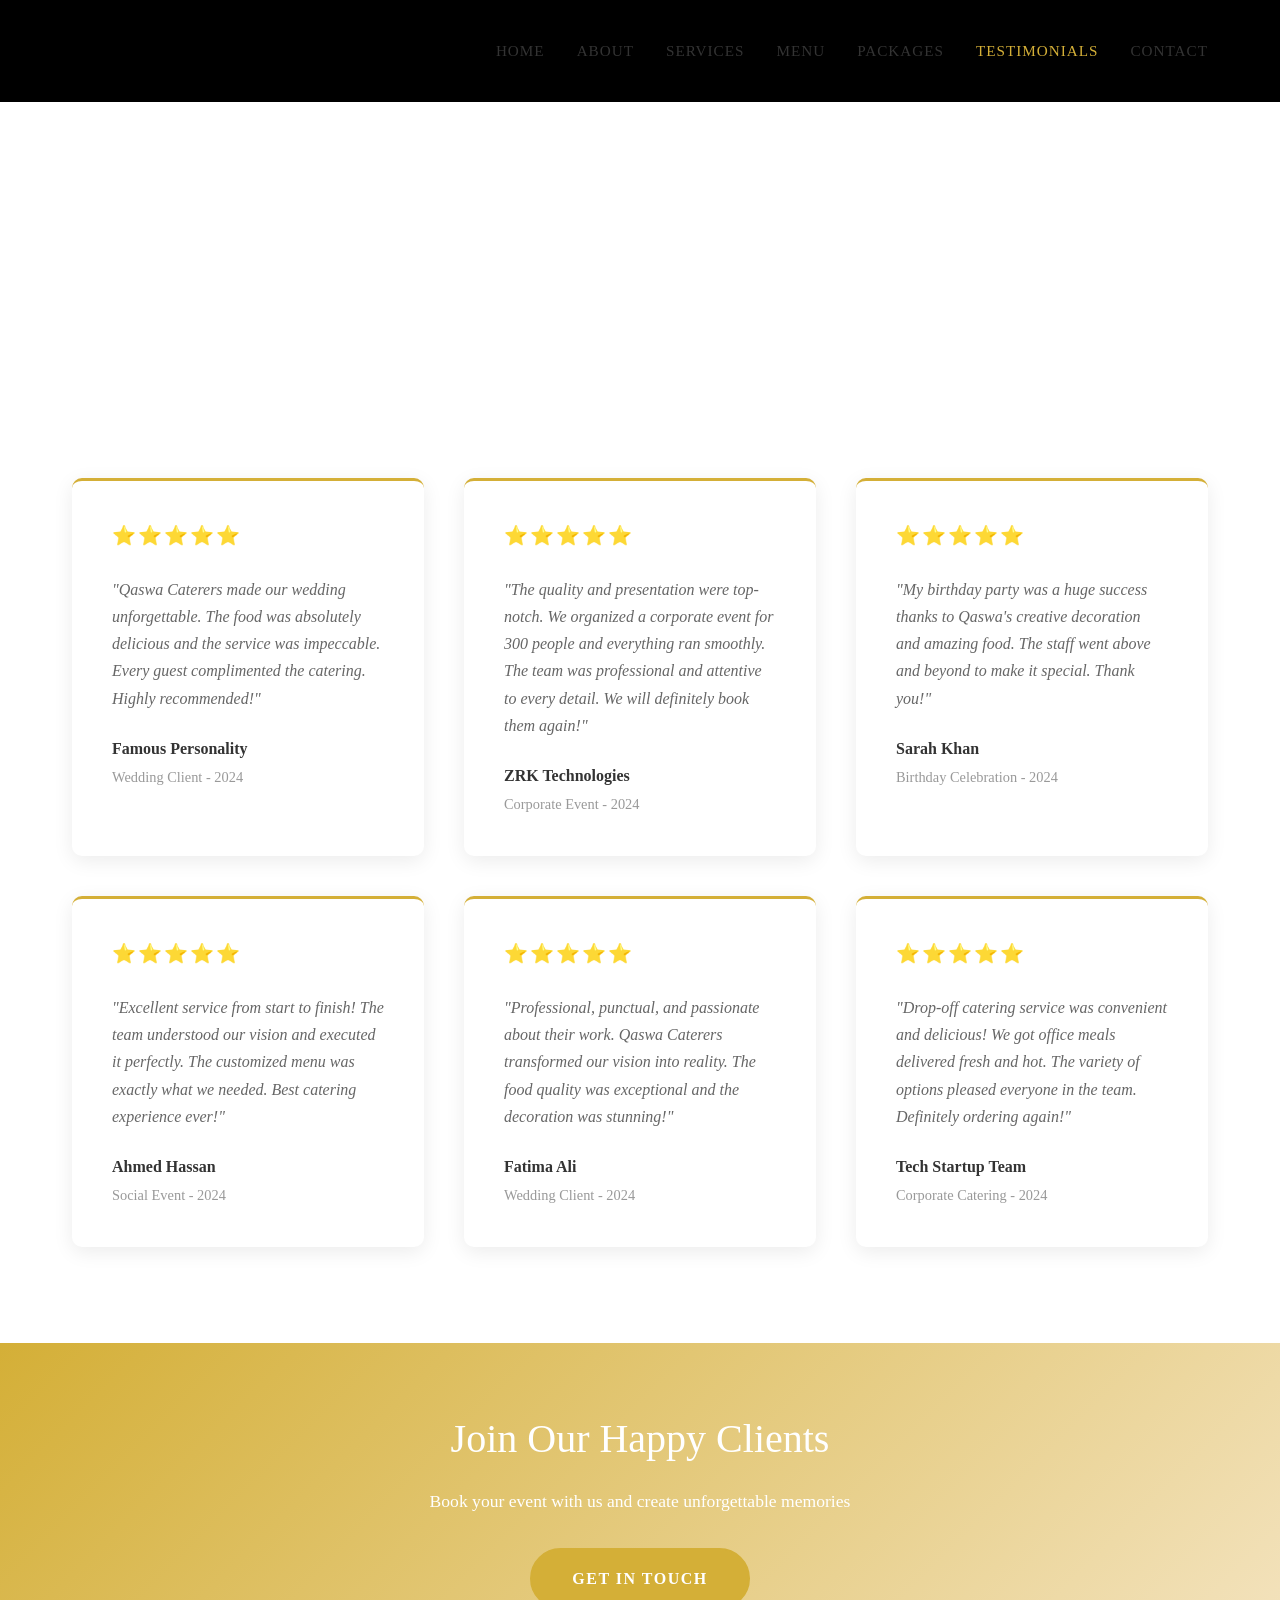
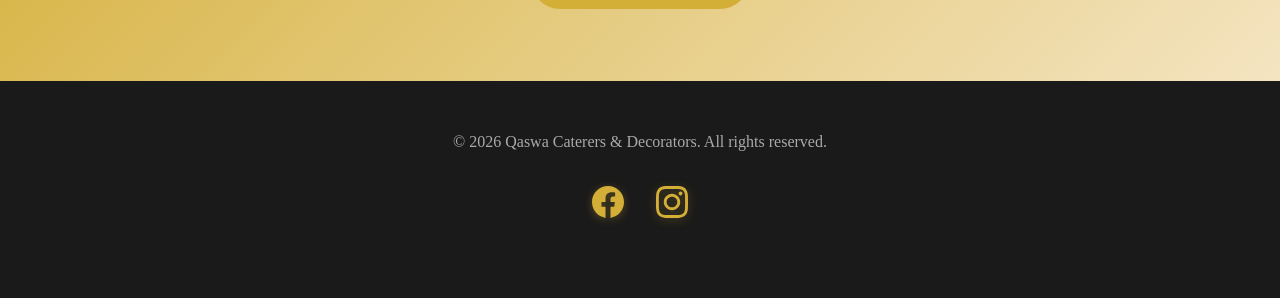
<file: testimonials.html>
<!DOCTYPE html>
<html lang="en">

<head>
    <meta charset="UTF-8">
    <meta name="viewport" content="width=device-width, initial-scale=1.0">
    <title>Testimonials - Qaswa Caterers & Decorators</title>
    <link rel="stylesheet" href="style.css">
    <script src="script.js" defer></script>
</head>

<body>
    <!-- Navigation Header -->
    <header>
        <nav>
            <div class="logo" style="font-weight: 300;"></div>
            <ul class="nav-links" id="navLinks">
                <li class="nav-item"><a href="index.html" class="nav-link">Home</a></li>
                <li class="nav-item"><a href="about.html" class="nav-link">About</a></li>
                <li class="nav-item"><a href="services.html" class="nav-link">Services</a></li>
                <li class="nav-item"><a href="menus.html" class="nav-link">Menu</a></li>
                <li class="nav-item"><a href="packages.html" class="nav-link">Packages</a></li>
                <li class="nav-item"><a href="testimonials.html" class="nav-link active">Testimonials</a></li>
                <li class="nav-item"><a href="contact.html" class="nav-link">Contact</a></li>
            </ul>
            <div class="menu-toggle" id="menuToggle">
                <span></span>
                <span></span>
                <span></span>
            </div>
        </nav>
    </header>

    <!-- Page Header -->
    <section class="page-header"
        style="background-image: url('https://media.istockphoto.com/id/2208723083/photo/wedding-reception-outdoors-with-candles-and-flowers.jpg?s=2048x2048&w=is&k=20&c=4Q5UytqPQYyWkkroWeSUoJcn3T4hqjZctMo1aUQCoKQ=');">
        <h1>Customer Testimonials</h1>
        <p>What Our Clients Say About Us</p>
    </section>


    <!-- ===== TESTIMONIALS SECTION ===== -->
    <section class="page-section testimonials-section">
        <div class="testimonials-container">
            <div class="testimonial-card">
                <div class="testimonial-header">
                    <div class="stars">⭐⭐⭐⭐⭐</div>
                </div>
                <p class="testimonial-text">
                    "Qaswa Caterers made our wedding unforgettable. The food was absolutely delicious and the service
                    was impeccable.
                    Every guest complimented the catering. Highly recommended!"
                </p>
                <p class="testimonial-author">
                    <b>Famous Personality</b>
                    <br>
                    <span>Wedding Client - 2024</span>
                </p>
            </div>

            <div class="testimonial-card">
                <div class="testimonial-header">
                    <div class="stars">⭐⭐⭐⭐⭐</div>
                </div>
                <p class="testimonial-text">
                    "The quality and presentation were top-notch. We organized a corporate event for 300 people and
                    everything ran
                    smoothly. The team was professional and attentive to every detail. We will definitely book them
                    again!"
                </p>
                <p class="testimonial-author">
                    <b>ZRK Technologies</b>
                    <br>
                    <span>Corporate Event - 2024</span>
                </p>
            </div>

            <div class="testimonial-card">
                <div class="testimonial-header">
                    <div class="stars">⭐⭐⭐⭐⭐</div>
                </div>
                <p class="testimonial-text">
                    "My birthday party was a huge success thanks to Qaswa's creative decoration and amazing food.
                    The staff went above and beyond to make it special. Thank you!"
                </p>
                <p class="testimonial-author">
                    <b>Sarah Khan</b>
                    <br>
                    <span>Birthday Celebration - 2024</span>
                </p>
            </div>

            <div class="testimonial-card">
                <div class="testimonial-header">
                    <div class="stars">⭐⭐⭐⭐⭐</div>
                </div>
                <p class="testimonial-text">
                    "Excellent service from start to finish! The team understood our vision and executed it perfectly.
                    The customized menu was exactly what we needed. Best catering experience ever!"
                </p>
                <p class="testimonial-author">
                    <b>Ahmed Hassan</b>
                    <br>
                    <span>Social Event - 2024</span>
                </p>
            </div>

            <div class="testimonial-card">
                <div class="testimonial-header">
                    <div class="stars">⭐⭐⭐⭐⭐</div>
                </div>
                <p class="testimonial-text">
                    "Professional, punctual, and passionate about their work. Qaswa Caterers transformed our vision
                    into reality. The food quality was exceptional and the decoration was stunning!"
                </p>
                <p class="testimonial-author">
                    <b>Fatima Ali</b>
                    <br>
                    <span>Wedding Client - 2024</span>
                </p>
            </div>

            <div class="testimonial-card">
                <div class="testimonial-header">
                    <div class="stars">⭐⭐⭐⭐⭐</div>
                </div>
                <p class="testimonial-text">
                    "Drop-off catering service was convenient and delicious! We got office meals delivered fresh and
                    hot.
                    The variety of options pleased everyone in the team. Definitely ordering again!"
                </p>
                <p class="testimonial-author">
                    <b>Tech Startup Team</b>
                    <br>
                    <span>Corporate Catering - 2024</span>
                </p>
            </div>
        </div>
    </section>

    <!-- CTA Section -->
    <section class="cta-section">
        <h2>Join Our Happy Clients</h2>
        <p>Book your event with us and create unforgettable memories</p>
        <a href="contact.html" class="btn">Get In Touch</a>
    </section>

    <!-- Footer -->
    <footer>
        <div class="footer-content">
            <div class="logo">Qaswa Caterers & Decorators</div>
            <p>&copy; 2026 Qaswa Caterers & Decorators. All rights reserved.</p>
            <div class="social-links">
                <a href="https://www.facebook.com/qaswacaterers" target="_blank" aria-label="Facebook">
                    <svg xmlns="http://www.w3.org/2000/svg" width="32" height="32" viewBox="0 0 24 24" fill="#d4af37">
                        <path
                            d="M24 12.073c0-6.627-5.373-12-12-12s-12 5.373-12 12c0 5.99 4.388 10.954 10.125 11.854v-8.385H7.078v-3.47h3.047V9.43c0-3.007 1.792-4.669 4.533-4.669 1.312 0 2.686.235 2.686.235v2.953H15.83c-1.491 0-1.956.925-1.956 1.874v2.25h3.328l-.532 3.47h-2.796v8.385C19.612 23.027 24 18.062 24 12.073z" />
                    </svg>
                </a>
                <a href="https://www.instagram.com/qaswa_caterers_?igsh=NXpycWFvdTNrM204" target="_blank"
                    aria-label="Instagram">
                    <svg xmlns="http://www.w3.org/2000/svg" width="32" height="32" viewBox="0 0 24 24" fill="#d4af37">
                        <path
                            d="M12 2.163c3.204 0 3.584.012 4.85.07 3.252.148 4.771 1.691 4.919 4.919.058 1.265.069 1.645.069 4.849 0 3.205-.012 3.584-.069 4.849-.149 3.225-1.664 4.771-4.919 4.919-1.266.058-1.644.07-4.85.07-3.204 0-3.584-.012-4.849-.07-3.26-.149-4.771-1.699-4.919-4.92-.058-1.265-.07-1.644-.07-4.849 0-3.204.013-3.583.07-4.849.149-3.227 1.664-4.771 4.919-4.919 1.266-.057 1.645-.069 4.849-.069zm0-2.163c-3.259 0-3.667.014-4.947.072-4.358.2-6.78 2.618-6.98 6.98-.059 1.281-.073 1.689-.073 4.948 0 3.259.014 3.668.072 4.948.2 4.358 2.618 6.78 6.98 6.98 1.281.058 1.689.072 4.948.072 3.259 0 3.668-.014 4.948-.072 4.354-.2 6.782-2.618 6.979-6.98.059-1.28.073-1.689.073-4.948 0-3.259-.014-3.667-.072-4.947-.196-4.354-2.617-6.78-6.979-6.98-1.281-.059-1.69-.073-4.949-.073zm0 5.838c-3.403 0-6.162 2.759-6.162 6.162s2.759 6.163 6.162 6.163 6.162-2.759 6.162-6.163c0-3.403-2.759-6.162-6.162-6.162zm0 10.162c-2.209 0-4-1.79-4-4 0-2.209 1.791-4 4-4s4 1.791 4 4c0 2.21-1.791 4-4 4zm6.406-11.845c-.796 0-1.441.645-1.441 1.44s.645 1.44 1.441 1.44c.795 0 1.439-.645 1.439-1.44s-.644-1.44-1.439-1.44z" />
                    </svg>
                </a>
            </div>
        </div>
    </footer>
</body>

</html>
</file>
<file: style.css>
/* ===== RESET & BASE STYLES ===== */
* {
    margin: 0;
    padding: 0;
    box-sizing: border-box;
}

html {
    scroll-behavior: smooth;
}

body {
    font-family: 'Georgia', serif;
    line-height: 1.6;
    color: #333;
    overflow-x: hidden;
    margin: 0;
    padding: 0;
}

/* ===== GLOBAL LINK STYLES ===== */
a {
    text-decoration: none;
    color: inherit;
}

/* ===== HEADER & NAVIGATION ===== */
header {
    position: fixed;
    width: 100%;
    top: 0;
    z-index: 1000;
    background: rgba(0, 0, 0, 0.98);
    box-shadow: 0 2px 10px rgba(0, 0, 0, 0.1);
    transition: all 0.3s ease;
    overflow: hidden;
}

nav {
    max-width: 1200px;
    margin: 0 auto;
    padding: 1rem 2rem;
    display: flex;
    justify-content: space-between;
    align-items: center;
    position: relative;
    min-height: 90px;
}

.logo {
    font-size: 1.25rem;
    font-weight: 500;
    color: #d4af37;
    font-family: 'Times New Roman', serif;
    letter-spacing: 1px;
    text-align: left;
    flex: 0 0 auto;
    white-space: nowrap;
    display: flex;
    align-items: center;
    gap: 0.5rem;
    text-decoration: none;
    position: relative;
    z-index: 1001;
    max-height: 70px;
}

.logo-img {
    height: 60px;   /* Desktop logo height */
    width: auto;
    display: block;
    flex-shrink: 0;
    position: relative;
    z-index: 1001;
    object-fit: contain;
    content: url("[data-uri]");
    src: url("[data-uri]");
}

/* Logo icon in navbar only */
nav .logo::before {
    content: '';
    background-image: url('https://hebbkx1anhila5yf.public.blob.vercel-storage.com/Qaswa%20Catering%20Logo-xRKYjGGViANPq1Jc909cJGuerRF3c0.png');
    background-size: contain;
    background-repeat: no-repeat;
    background-position: center;
    display: inline-block;
    height: 250px;
    width: 250px;
    margin-right: 0.5rem;
    flex-shrink: 0;
    line-height: 0;
}

.nav-links {
    display: flex;
    list-style: none;
    gap: 2rem;
    position: relative;
    flex: 1;
    justify-content: flex-end;
    align-items: center;
}

.nav-links a {
    text-decoration: none;
    color: #333;
    font-weight: 500;
    transition: color 0.3s;
    font-size: 0.95rem;
    text-transform: uppercase;
    letter-spacing: 1px;
}

.nav-links a:hover,
.nav-links a.active {
    color: #d4af37;
}
/* ===== MOBILE MENU TOGGLE ===== */
.menu-toggle {
    display: none;
    flex-direction: column;
    cursor: pointer;
    z-index: 1001;
    position: relative;
}

.menu-toggle span {
    width: 28px;
    height: 3px;
    background: #d4af37;
    margin: 5px 0;
    transition: 0.3s;
    display: block;
    border-radius: 2px;
}

/* ===== PAGE SECTIONS ===== */
.page-section {
    padding: 6rem 2rem;
}

.page-section#home {
    padding: 0;
    margin: 0;
}

/* ===== PAGE HEADER ===== */
.page-header {
    background: linear-gradient(135deg, #d4af37 0%, #f4e4c1 100%);
    color: white;
    padding: 6rem 2rem;
    text-align: center;
    margin-top: 72px;
}

.page-header h1 {
    font-size: 3rem;
    margin-bottom: 0.5rem;
    font-weight: 300;
}

.page-header p {
    font-size: 1.3rem;
    opacity: 0.95;
}

/* ===== QUICK FEATURES ===== */
.quick-features {
    background: #f9f9f9;
    padding: 4rem 2rem;
}

.features-container {
    max-width: 1200px;
    margin: 0 auto;
    display: grid;
    grid-template-columns: repeat(auto-fit, minmax(250px, 1fr));
    gap: 2rem;
}

.feature {
    background: white;
    padding: 2rem;
    border-radius: 10px;
    text-align: center;
    box-shadow: 0 5px 15px rgba(0,0,0,0.08);
}

.feature-icon {
    font-size: 2.5rem;
    margin-bottom: 1rem;
}

.feature h3 {
    font-size: 1.3rem;
    color: #d4af37;
    margin-bottom: 0.5rem;
}

.feature p {
    color: #666;
    font-size: 0.95rem;
}

/* ===== CTA SECTION ===== */
.cta-section {
    background: linear-gradient(135deg, #d4af37 0%, #f4e4c1 100%);
    color: white;
    padding: 4rem 2rem;
    text-align: center;
}

.cta-section h2 {
    font-size: 2.5rem;
    margin-bottom: 1rem;
    font-weight: 300;
}

.cta-section p {
    font-size: 1.1rem;
    margin-bottom: 2rem;
}

/* ===== WHY CHOOSE US ===== */
.why-choose-us {
    padding: 6rem 2rem;
    background: #f9f9f9;
}

.reasons-grid {
    max-width: 1200px;
    margin: 0 auto;
    display: grid;
    grid-template-columns: repeat(auto-fit, minmax(300px, 1fr));
    gap: 2.5rem;
}

.reason-card {
    background: white;
    padding: 2.5rem;
    border-radius: 10px;
    border-left: 4px solid #d4af37;
    box-shadow: 0 5px 20px rgba(0,0,0,0.08);
    transition: all 0.3s;
}

.reason-card:hover {
    transform: translateY(-5px);
}

.reason-icon {
    font-size: 2rem;
    color: #d4af37;
    margin-bottom: 1rem;
}

.reason-card h3 {
    font-size: 1.4rem;
    color: #333;
    margin-bottom: 0.8rem;
}

.reason-card p {
    color: #666;
    line-height: 1.6;
}

/* ===== TEAM SECTION ===== */
.team-section {
    padding: 6rem 2rem;
}

/* ===== TESTIMONIALS PAGE ===== */
.testimonials-section {
    padding: 6rem 2rem;
    max-width: 1200px;
    margin: 0 auto;
}

.testimonials-container {
    display: grid;
    grid-template-columns: repeat(auto-fit, minmax(300px, 1fr));
    gap: 2.5rem;
}

.testimonial-card {
    background: white;
    padding: 2.5rem;
    border-radius: 10px;
    box-shadow: 0 5px 20px rgba(0,0,0,0.08);
    border-top: 3px solid #d4af37;
    transition: all 0.3s;
}

.testimonial-card:hover {
    transform: translateY(-5px);
    box-shadow: 0 10px 30px rgba(0,0,0,0.12);
}

.testimonial-header {
    margin-bottom: 1.5rem;
}

.stars {
    color: #d4af37;
    font-size: 1.2rem;
    letter-spacing: 2px;
}

.testimonial-text {
    font-size: 1rem;
    line-height: 1.7;
    color: #666;
    margin-bottom: 1.5rem;
    font-style: italic;
}

.testimonial-author {
    color: #333;
    font-weight: 500;
}

.testimonial-author span {
    display: block;
    font-size: 0.9rem;
    color: #999;
    margin-top: 0.3rem;
}

/* ===== MAP SECTION ===== */
.map-section {
    padding: 4rem 2rem;
    background: #f9f9f9;
}

.map-container {
    max-width: 1200px;
    margin: 2rem auto;
    border-radius: 10px;
    overflow: hidden;
    box-shadow: 0 10px 30px rgba(0,0,0,0.1);
}

/* ===== BUTTON VARIANTS ===== */
.btn-small {
    padding: 0.7rem 1.8rem;
    font-size: 0.9rem;
}

/* ===== HERO SECTION ===== */
.hero {
    height: 100vh;
    width: 100vw;
    display: flex;
    align-items: center;
    justify-content: center;
    text-align: center;
    color: white;
    position: relative;
    overflow: hidden;
    margin: 0;
    padding: 72px 0 0;
}

.hero-slider {
    position: absolute;
    top: 0;
    left: 0;
    width: 100vw;
    height: 100vh;
    z-index: 1;
}

.hero-slide {
    position: absolute;
    top: 0;
    left: 0;
    width: 100vw;
    height: 100vh;
    opacity: 0;
    transition: opacity 1.5s ease-in-out;
}

.hero-slide.active {
    opacity: 1;
}

.hero-slide img {
    width: 100%;
    height: 100%;
    object-fit: cover;
    object-position: center;
}

.hero::before {
    content: '';
    position: absolute;
    top: 0;
    left: 0;
    right: 0;
    bottom: 0;
    background: linear-gradient(rgba(0, 0, 0, 0.5), rgba(0, 0, 0, 0.6));
    z-index: 2;
}

.hero::after {
    content: '';
    position: absolute;
    top: 0;
    left: 0;
    right: 0;
    bottom: 0;
    background: radial-gradient(circle at 30% 50%, rgba(212, 175, 55, 0.2) 0%, transparent 50%);
    animation: pulseGlow 8s ease-in-out infinite;
    z-index: 2;
}

@keyframes pulseGlow {
    0%, 100% { opacity: 0.3; }
    50% { opacity: 0.6; }
}

.hero-content {
    max-width: 900px;
    padding: 2rem;
    animation: fadeInUp 1s ease;
    position: relative;
    z-index: 3;
}

.hero h1 {
    font-size: 4rem;
    margin-bottom: 1rem;
    font-weight: 300;
    letter-spacing: 3px;
    text-shadow: 2px 2px 8px rgba(0, 0, 0, 0.7);
    animation: slideInLeft 1.2s ease-out;
}

.hero-icon {
    display: none;
    /* Hidden to prevent duplicate logo display */
}

@keyframes float {
    0%, 100% { transform: translateY(0px); }
    50% { transform: translateY(-20px); }
}

.hero p {
    font-size: 1.5rem;
    margin-bottom: 2rem;
    font-style: italic;
    opacity: 0.95;
    animation: slideInRight 1.4s ease-out;
    text-shadow: 1px 1px 4px rgba(0, 0, 0, 0.7);
}

@keyframes slideInLeft {
    from { opacity: 0; transform: translateX(-100px); }
    to { opacity: 1; transform: translateX(0); }
}

@keyframes slideInRight {
    from { opacity: 0; transform: translateX(100px); }
    to { opacity: 1; transform: translateX(0); }
}

.hero-buttons {
    display: flex;
    gap: 1.5rem;
    justify-content: center;
    flex-wrap: wrap;
    animation: zoomIn 1.6s ease-out;
}

@keyframes zoomIn {
    from { opacity: 0; transform: scale(0.8); }
    to { opacity: 1; transform: scale(1); }
}

/* ===== BUTTONS ===== */
.btn {
    display: inline-block;
    padding: 1rem 2.5rem;
    background: #d4af37;
    color: white;
    text-decoration: none;
    border-radius: 50px;
    transition: all 0.3s;
    font-weight: 600;
    text-transform: uppercase;
    letter-spacing: 1.5px;
    border: 2px solid #d4af37;
    cursor: pointer;
    position: relative;
    overflow: hidden;
}

.btn::before {
    content: '';
    position: absolute;
    top: 50%;
    left: 50%;
    width: 0;
    height: 0;
    border-radius: 50%;
    background: rgba(255, 255, 255, 0.3);
    transform: translate(-50%, -50%);
    transition: width 0.6s, height 0.6s;
}

.btn:active::before {
    width: 300px;
    height: 300px;
}

.btn:hover {
    background: #f4e4c1;
    color: #d4af37;
    border-color: #d4af37;
    transform: translateY(-3px);
    box-shadow: 0 10px 20px rgba(212, 175, 55, 0.3);
}

.btn-secondary {
    background: transparent;
    border: 2px solid #f4e4c1;
}

.btn-secondary:hover {
    background: #f4e4c1;
    color: #d4af37;
}

/* ===== SLIDER DOTS ===== */
.slider-dots {
    position: absolute;
    bottom: 30px;
    left: 50%;
    transform: translateX(-50%);
    display: flex;
    gap: 10px;
    z-index: 3;
}

.dot {
    width: 12px;
    height: 12px;
    border-radius: 50%;
    background: rgba(255, 255, 255, 0.5);
    cursor: pointer;
    transition: all 0.3s;
}

.dot.active {
    background: #d4af37;
    width: 30px;
    border-radius: 6px;
}

/* ===== ABOUT SECTION ===== */
.about-wrapper {
    padding: 6rem 2rem;
    max-width: 1200px;
    margin: 0 auto;
    display: grid;
    grid-template-columns: 1fr 1fr;
    gap: 4rem;
    align-items: center;
}

/* ===== ABOUT IMAGE ===== */
.about-image {
    display: flex;
    align-items: center;
    justify-content: flex-start;
    width: 100%;
}

.about-image img {
    width: 100%;
    height: auto;
    max-height: 500px;
    border-radius: 15px;
    box-shadow: 0 15px 40px rgba(0, 0, 0, 0.15);
    object-fit: cover;
}

/* ===== ABOUT IMAGE BOX ===== */
.about-image-box {
    display: flex;
    flex-direction: column;
    align-items: center;
}

.about-image-frame {
    position: relative;
    width: 100%;
    border-radius: 10px;
    overflow: hidden;
    box-shadow: 0 15px 40px rgba(0,0,0,0.15);
}

.about-image-frame img {
    width: 100%;
    height: 420px;
    object-fit: cover;
    object-position: center top;
    display: block;
}

.about-content h2 {
    font-size: 2.5rem;
    margin-bottom: 1.5rem;
    color: #d4af37;
    font-weight: 300;
}

.about-content p {
    margin-bottom: 1rem;
    color: #666;
    line-height: 1.8;
}

.about-content img {
    max-width: 150px;
    width: 150px;
    height: auto;
    display: block;
    margin-bottom: 1.5rem;
    background: transparent;
}

/* Alternative: If you want the logo centered */
.about-content img.centered-logo {
    margin-left: auto;
    margin-right: auto;
}

.about-content {
    display: flex;
    flex-direction: column;
    justify-content: center;
}
/* ===== SECTION TITLE ===== */
.section-title {
    text-align: center;
    font-size: 2.5rem;
    margin-bottom: 3rem;
    color: #d4af37;
    font-weight: 300;
    padding-top: 2rem;
}

/* ===== SERVICES SECTION ===== */
#services {
    background: #f9f9f9;
    padding: 6rem 2rem;
}

.services-grid {
    max-width: 1400px;
    margin: 0 auto;
    display: grid;
    grid-template-columns: repeat(auto-fit, minmax(350px, 1fr));
    gap: 2.5rem;
}

.service-card {
    background: white;
    border-radius: 15px;
    overflow: hidden;
    box-shadow: 0 5px 20px rgba(0, 0, 0, 0.08);
    transition: all 0.4s;
    display: flex;
    flex-direction: column;
}

.service-card:hover {
    transform: translateY(-10px);
    box-shadow: 0 15px 40px rgba(0, 0, 0, 0.15);
}

.service-image {
    width: 100%;
    height: 250px;
    object-fit: cover;
    display: block;
}

.service-content {
    padding: 2rem;
    flex: 1;
    display: flex;
    flex-direction: column;
    align-items: center;
}

.service-icon {
    font-size: 3.5rem;
    text-align: center;
    margin: -3rem auto 1rem;
    width: 80px;
    height: 80px;
    line-height: 80px;
    background: white;
    border-radius: 50%;
    box-shadow: 0 5px 15px rgba(212, 175, 55, 0.3);
    position: relative;
    z-index: 1;
}

.service-card h3 {
    font-size: 1.6rem;
    text-align: center;
    color: #333;
    margin-bottom: 1rem;
    font-weight: 500;
}

.service-content > p {
    color: #666;
    line-height: 1.7;
    text-align: center;
}

/* ===== PACKAGES SECTION ===== */
#packages {
    padding: 6rem 2rem;
    max-width: 1400px;
    margin: 0 auto;
    background: linear-gradient(135deg, #fafafa 0%, #f5f5f5 100%);
}

.packages-grid {
    display: grid;
    grid-template-columns: repeat(auto-fit, minmax(350px, 1fr));
    gap: 3rem;
    margin-top: 3rem;
}

.package-card {
    background: white;
    border-radius: 15px;
    overflow: hidden;
    box-shadow: 0 10px 30px rgba(0, 0, 0, 0.1);
    transition: all 0.3s;
    position: relative;
    display: flex;
    flex-direction: column;
}

.package-card:hover {
    transform: translateY(-10px);
    box-shadow: 0 20px 40px rgba(0, 0, 0, 0.15);
}

.package-header {
    background: linear-gradient(135deg, #d4af37 0%, #f4e4c1 100%);
    padding: 2.5rem 2rem;
    text-align: center;
    color: white;
}

.package-header h3 {
    font-size: 2rem;
    margin-bottom: 0.5rem;
    font-weight: 400;
}

.package-content {
    padding: 2.5rem;
    flex: 1;
}

.package-section {
    margin-bottom: 2rem;
}

.package-section h4 {
    color: #d4af37;
    font-size: 1.2rem;
    margin-bottom: 1rem;
    padding-bottom: 0.5rem;
    border-bottom: 2px solid #f0f0f0;
}

.package-section ul {
    list-style: none;
    padding: 0;
}

.package-section ul li {
    padding: 0.5rem 0;
    color: #666;
    position: relative;
    padding-left: 1.5rem;
}

.package-section ul li::before {
    content: "✓";
    position: absolute;
    left: 0;
    color: #d4af37;
    font-weight: bold;
}

.package-footer {
    padding: 0 2.5rem 2.5rem;
    margin-top: auto;
}

/* ===== MENUS SECTION ===== */
#menus {
    padding: 6rem 2rem;
    max-width: 1200px;
    margin: 0 auto;
}

.menus-container {
    display: grid;
    grid-template-columns: repeat(auto-fit, minmax(350px, 1fr));
    gap: 3rem;
    margin-top: 3rem;
}

.menu-category {
    background: white;
    padding: 2.5rem;
    border-radius: 10px;
    box-shadow: 0 5px 20px rgba(0, 0, 0, 0.1);
    border-top: 4px solid #d4af37;
}

.menu-category h3 {
    font-size: 1.8rem;
    color: #d4af37;
    margin-bottom: 2rem;
    text-align: center;
    font-weight: 400;
}

.menu-section {
    margin-bottom: 2rem;
}

.menu-section h4 {
    font-size: 1.2rem;
    color: #333;
    margin-bottom: 1rem;
    padding-bottom: 0.5rem;
    border-bottom: 2px solid #f0f0f0;
}

.menu-section ul {
    list-style: none;
    padding-left: 0;
}

.menu-section ul li {
    padding: 0.5rem 0;
    color: #666;
    position: relative;
    padding-left: 1.5rem;
}

.menu-section ul li::before {
    content: "✦";
    position: absolute;
    left: 0;
    color: #d4af37;
}

/* ===== TESTIMONIALS SECTION ===== */
#testimonials {
    background: #2c2c2c;
    color: white;
    padding: 6rem 2rem;
    text-align: center;
}

#testimonials .section-title {
    color: #d4af37;
}

.testimonial-slider {
    max-width: 800px;
    margin: 3rem auto;
}

.testimonial p {
    font-size: 1.2rem;
    font-style: italic;
    margin-bottom: 1.5rem;
    line-height: 1.8;
}

/* ===== CONTACT SECTION ===== */
#contact {
    padding: 6rem 2rem;
    max-width: 1200px;
    margin: 0 auto;
}

.contact-grid {
    display: grid;
    grid-template-columns: 1fr 1fr;
    gap: 4rem;
    margin-top: 3rem;
}

.contact-info {
    display: flex;
    flex-direction: column;
    gap: 2rem;
}

.contact-item {
    display: flex;
    align-items: center;
    gap: 1.5rem;
}

.contact-item-icon {
    font-size: 2rem;
    color: #d4af37;
}

.contact-item h3 {
    margin-bottom: 0.5rem;
    color: #333;
}

.contact-item p {
    color: #666;
}

.contact-form {
    display: flex;
    flex-direction: column;
    gap: 1.5rem;
}

.contact-form-wrapper {
    background: white;
    padding: 2rem;
    border-radius: 10px;
    box-shadow: 0 5px 20px rgba(0,0,0,0.08);
}

.contact-form-wrapper h2 {
    color: #d4af37;
    margin-bottom: 1.5rem;
}

/* Select element styling */
.form-group select {
    padding: 1rem;
    border: 2px solid #e0e0e0;
    border-radius: 5px;
    font-family: inherit;
    transition: border-color 0.3s;
    background: white;
    cursor: pointer;
}

.form-group select:focus {
    outline: none;
    border-color: #d4af37;
}

.form-group {
    display: flex;
    flex-direction: column;
    gap: 0.5rem;
}

.form-group label {
    font-weight: 600;
    color: #333;
}

.form-group input,
.form-group textarea {
    padding: 1rem;
    border: 2px solid #e0e0e0;
    border-radius: 5px;
    font-family: inherit;
    transition: border-color 0.3s;
}

.form-group input:focus,
.form-group textarea:focus {
    outline: none;
    border-color: #d4af37;
}

.form-group textarea {
    resize: vertical;
    min-height: 150px;
}

/* ===== FOOTER ===== */
footer {
    background: #1a1a1a;
    color: white;
    padding: 3rem 2rem;
    text-align: center;
}

.footer-content {
    max-width: 1200px;
    margin: 0 auto;
}

footer .footer-content .logo {
    display: none !important;
}

.footer-content p {
    color: #aaa;
}

.social-links {
    display: flex;
    justify-content: center;
    gap: 1rem;
    margin: 2rem 0;
}

.social-links a {
    color: #d4af37;
    font-size: 1.5rem;
    transition: all 0.3s ease;
    text-decoration: none;
    display: inline-flex;
    align-items: center;
    justify-content: center;
}

.social-links a svg {
    transition: all 0.3s ease;
    filter: drop-shadow(0 2px 4px rgba(212, 175, 55, 0.3));
}

.social-links a:hover {
    transform: scale(1.2);
}

.social-links a:hover svg {
    fill: #f4d03f;
    filter: drop-shadow(0 4px 8px rgba(212, 175, 55, 0.6));
}

/* ===== FOOTER SOCIAL LINKS ===== */
.footer-content a {
    margin: 0 0.5rem;
    display: inline-flex;
    align-items: center;
    justify-content: center;
    transition: all 0.3s ease;
}

.footer-content a:hover svg {
    transform: scale(1.1);
    filter: drop-shadow(0 4px 8px rgba(212, 175, 55, 0.6));
}

/* ===== ANIMATIONS ===== */
@keyframes fadeInUp {
    from {
        opacity: 0;
        transform: translateY(30px);
    }
    to {
        opacity: 1;
        transform: translateY(0);
    }
}

/* ===== BACK TO TOP BUTTON ===== */
.back-to-top {
    position: fixed;
    bottom: 30px;
    right: 30px;
    width: 50px;
    height: 50px;
    background: #d4af37;
    color: white;
    border: none;
    border-radius: 50%;
    cursor: pointer;
    font-size: 24px;
    display: none;
    align-items: center;
    justify-content: center;
    z-index: 999;
    transition: all 0.3s ease;
    box-shadow: 0 4px 12px rgba(0, 0, 0, 0.15);
}

.back-to-top.visible {
    display: flex;
}

.back-to-top:hover {
    background: #f4d03f;
    transform: translateY(-5px);
    box-shadow: 0 6px 16px rgba(0, 0, 0, 0.2);
}

/* ===== GOLDEN BOX DESIGN FOR ABOUT PAGE ===== */
.golden-box-container {
    max-width: 1200px;
    margin: 0 auto 4rem;
    padding: 0 2rem;
}

.golden-box {
    background: linear-gradient(135deg, #1a1a1a 0%, #2c2c2c 100%);
    border-radius: 20px;
    padding: 4rem;
    position: relative;
    overflow: hidden;
    box-shadow: 0 20px 60px rgba(0, 0, 0, 0.3);
}

/* Decorative golden borders */
.golden-box::before {
    content: '';
    position: absolute;
    top: 0;
    left: 0;
    right: 0;
    height: 6px;
    background: linear-gradient(90deg, #d4af37, #f4d03f, #d4af37);
}

.golden-box::after {
    content: '';
    position: absolute;
    bottom: 0;
    left: 0;
    right: 0;
    height: 6px;
    background: linear-gradient(90deg, #d4af37, #f4d03f, #d4af37);
}

/* Side decorative borders */
.golden-box-left-border {
    position: absolute;
    left: 0;
    top: 0;
    bottom: 0;
    width: 6px;
    background: linear-gradient(180deg, #d4af37, #f4d03f, #d4af37);
}

.golden-box-right-border {
    position: absolute;
    right: 0;
    top: 0;
    bottom: 0;
    width: 6px;
    background: linear-gradient(180deg, #d4af37, #f4d03f, #d4af37);
}

/* Corner ornaments */
.corner-ornament {
    position: absolute;
    width: 80px;
    height: 80px;
    border: 3px solid #d4af37;
}

.corner-ornament.top-left {
    top: 20px;
    left: 20px;
    border-right: none;
    border-bottom: none;
    border-radius: 10px 0 0 0;
}

.corner-ornament.top-right {
    top: 20px;
    right: 20px;
    border-left: none;
    border-bottom: none;
    border-radius: 0 10px 0 0;
}

.corner-ornament.bottom-left {
    bottom: 20px;
    left: 20px;
    border-right: none;
    border-top: none;
    border-radius: 0 0 0 10px;
}

.corner-ornament.bottom-right {
    bottom: 20px;
    right: 20px;
    border-left: none;
    border-top: none;
    border-radius: 0 0 10px 0;
}

/* Logo area */
.logo-section {
    text-align: center;
    margin-bottom: 3rem;
    position: relative;
    z-index: 1;
}

.logo-icon {
    font-size: 5rem;
    display: inline-block;
    margin-bottom: 1rem;
}

.brand-name {
    font-size: 3rem;
    color: #d4af37;
    font-family: 'Times New Roman', serif;
    letter-spacing: 3px;
    margin-bottom: 0.5rem;
    text-shadow: 0 2px 10px rgba(212, 175, 55, 0.3);
}

.brand-subtitle {
    font-size: 1.5rem;
    color: #f4d03f;
    font-weight: 300;
    letter-spacing: 2px;
}

.tagline {
    color: #ccc;
    font-style: italic;
    font-size: 1.1rem;
    margin-top: 1rem;
}

/* Decorative elements */
.decorative-line {
    height: 2px;
    background: linear-gradient(90deg, transparent, #d4af37, transparent);
    margin: 2rem 0;
}

/* Service icons at bottom */
.services-bar {
    display: grid;
    grid-template-columns: repeat(4, 1fr);
    gap: 1rem;
    margin-top: 3rem;
    position: relative;
    z-index: 1;
}

.service-item {
    background: linear-gradient(135deg, #d4af37, #f4d03f);
    padding: 1.5rem;
    text-align: center;
    border-radius: 10px;
    color: #1a1a1a;
    font-weight: 600;
    font-size: 1rem;
    box-shadow: 0 4px 15px rgba(212, 175, 55, 0.3);
    transition: all 0.3s ease;
}

.service-item:hover {
    transform: translateY(-5px);
    box-shadow: 0 8px 25px rgba(212, 175, 55, 0.5);
}

/* Background pattern */
.golden-box-pattern {
    position: absolute;
    top: 0;
    left: 0;
    right: 0;
    bottom: 0;
    opacity: 0.03;
    background-image: 
        repeating-linear-gradient(45deg, transparent, transparent 35px, #d4af37 35px, #d4af37 36px),
        repeating-linear-gradient(-45deg, transparent, transparent 35px, #d4af37 35px, #d4af37 36px);
}

/* ===== RESPONSIVE DESIGN ===== */
@media (max-width: 768px) {
    nav {
        padding: 0.75rem 1.5rem;
    }

    .logo {
        font-size: 1.1rem;
        letter-spacing: 0.5px;
        flex: 1;
        justify-content: center;
        text-align: center;
        order: 2;
        white-space: nowrap;
    }

    .logo-img {
        height: 15px;   /* Mobile logo — smaller than desktop (60px) */
        width: 40px;
    }

    nav .logo::before {
        height: 90px !important;
        width: 90px !important;
    }

    .menu-toggle {
        display: flex;
        flex-direction: column;
        align-items: center;
        justify-content: center;
        order: 1;
        position: absolute;
        left: 1rem;
        z-index: 1100;
        cursor: pointer;
        padding: 10px;
        min-width: 48px;
        min-height: 48px;
        background: rgba(0,0,0,0.3);
        border-radius: 6px;
    }

    /* Mobile nav — transform avoids overflow-x:hidden clipping on body */
    .nav-links {
        position: fixed;
        left: 0;
        top: 0;
        padding-top: 90px;
        flex-direction: column;
        background: rgba(15, 15, 15, 0.98);
        width: 75%;
        max-width: 300px;
        text-align: left;
        transform: translateX(-100%);
        transition: transform 0.3s ease;
        box-shadow: 4px 0 25px rgba(0, 0, 0, 0.6);
        gap: 0;
        order: 3;
        justify-content: flex-start;
        border-right: 2px solid #d4af37;
        z-index: 1050;
        height: 100vh;
        overflow-y: auto;
    }

    .nav-links.active {
        transform: translateX(0);
    }

    .nav-item {
        width: 100%;
    }

    .nav-item > a {
        display: block;
        padding: 1rem 1.5rem;
        width: 100%;
        color: #ffffff;
        font-size: 1rem;
        border-bottom: 1px solid rgba(212, 175, 55, 0.15);
    }

    .dropdown-menu {
        position: static;
        transform: none;
        box-shadow: none;
        border-radius: 0;
        border-top: none;
        border-left: 3px solid #d4af37;
        background: #f9f9f9;
        margin: 0;
        max-height: 0;
        overflow: hidden;
        transition: max-height 0.3s ease;
        opacity: 1;
        visibility: visible;
    }

    .nav-item.has-dropdown.mobile-open .dropdown-menu {
        max-height: 500px;
    }

    .nav-item.has-dropdown.mobile-open > a::after {
        transform: rotate(180deg);
    }

    .dropdown-menu a {
        padding: 0.8rem 2rem;
        justify-content: flex-start;
    }

    .dropdown-menu a:hover {
        padding-left: 2.5rem;
    }

    /* Golden Box Responsive */
    .golden-box-container {
        padding: 0 1rem;
    }

    .golden-box {
        padding: 2rem 1.5rem;
    }

    .brand-name {
        font-size: 2rem;
    }

    .brand-subtitle {
        font-size: 1.2rem;
    }

    .services-bar {
        grid-template-columns: repeat(2, 1fr);
    }

    .corner-ornament {
        width: 50px;
        height: 50px;
    }

    .hero h1 {
        font-size: 2.5rem;
    }

    .hero p {
        font-size: 1.2rem;
    }

    .hero-buttons {
        flex-direction: column;
        align-items: center;
    }

    .about-wrapper {
        grid-template-columns: 1fr;
    }

    .about-image-frame img {
        height: 280px;
    }

    .contact-grid {
        grid-template-columns: 1fr;
    }

    .packages-grid {
        grid-template-columns: 1fr;
    }

    .services-grid {
        grid-template-columns: 1fr;
    }

    .menus-container {
        grid-template-columns: 1fr;
    }

    .back-to-top {
        width: 40px;
        height: 40px;
        font-size: 18px;
        bottom: 20px;
        right: 20px;
    }
}

@media (max-width: 480px) {
    .hero h1 {
        font-size: 1.8rem;
    }

    .hero p {
        font-size: 1rem;
    }

    .section-title {
        font-size: 2rem;
    }

    .logo {
        font-size: 1rem;
        letter-spacing: 0.5px;
    }

    .logo-img {
        height: 15px;
        width: 40px;
    }

    nav {
        padding: 0.5rem 1.5rem;
    }

    nav .logo::before {
        height: 150px !important;
        width: 150px !important;
    }

    /* Golden Box Mobile */
    .services-bar {
        grid-template-columns: 1fr;
    }

    .brand-name {
        font-size: 1.5rem;
    }

    .logo-icon {
        font-size: 3.5rem;
    }

    .brand-subtitle {
        font-size: 1rem;
    }
}
</file>
